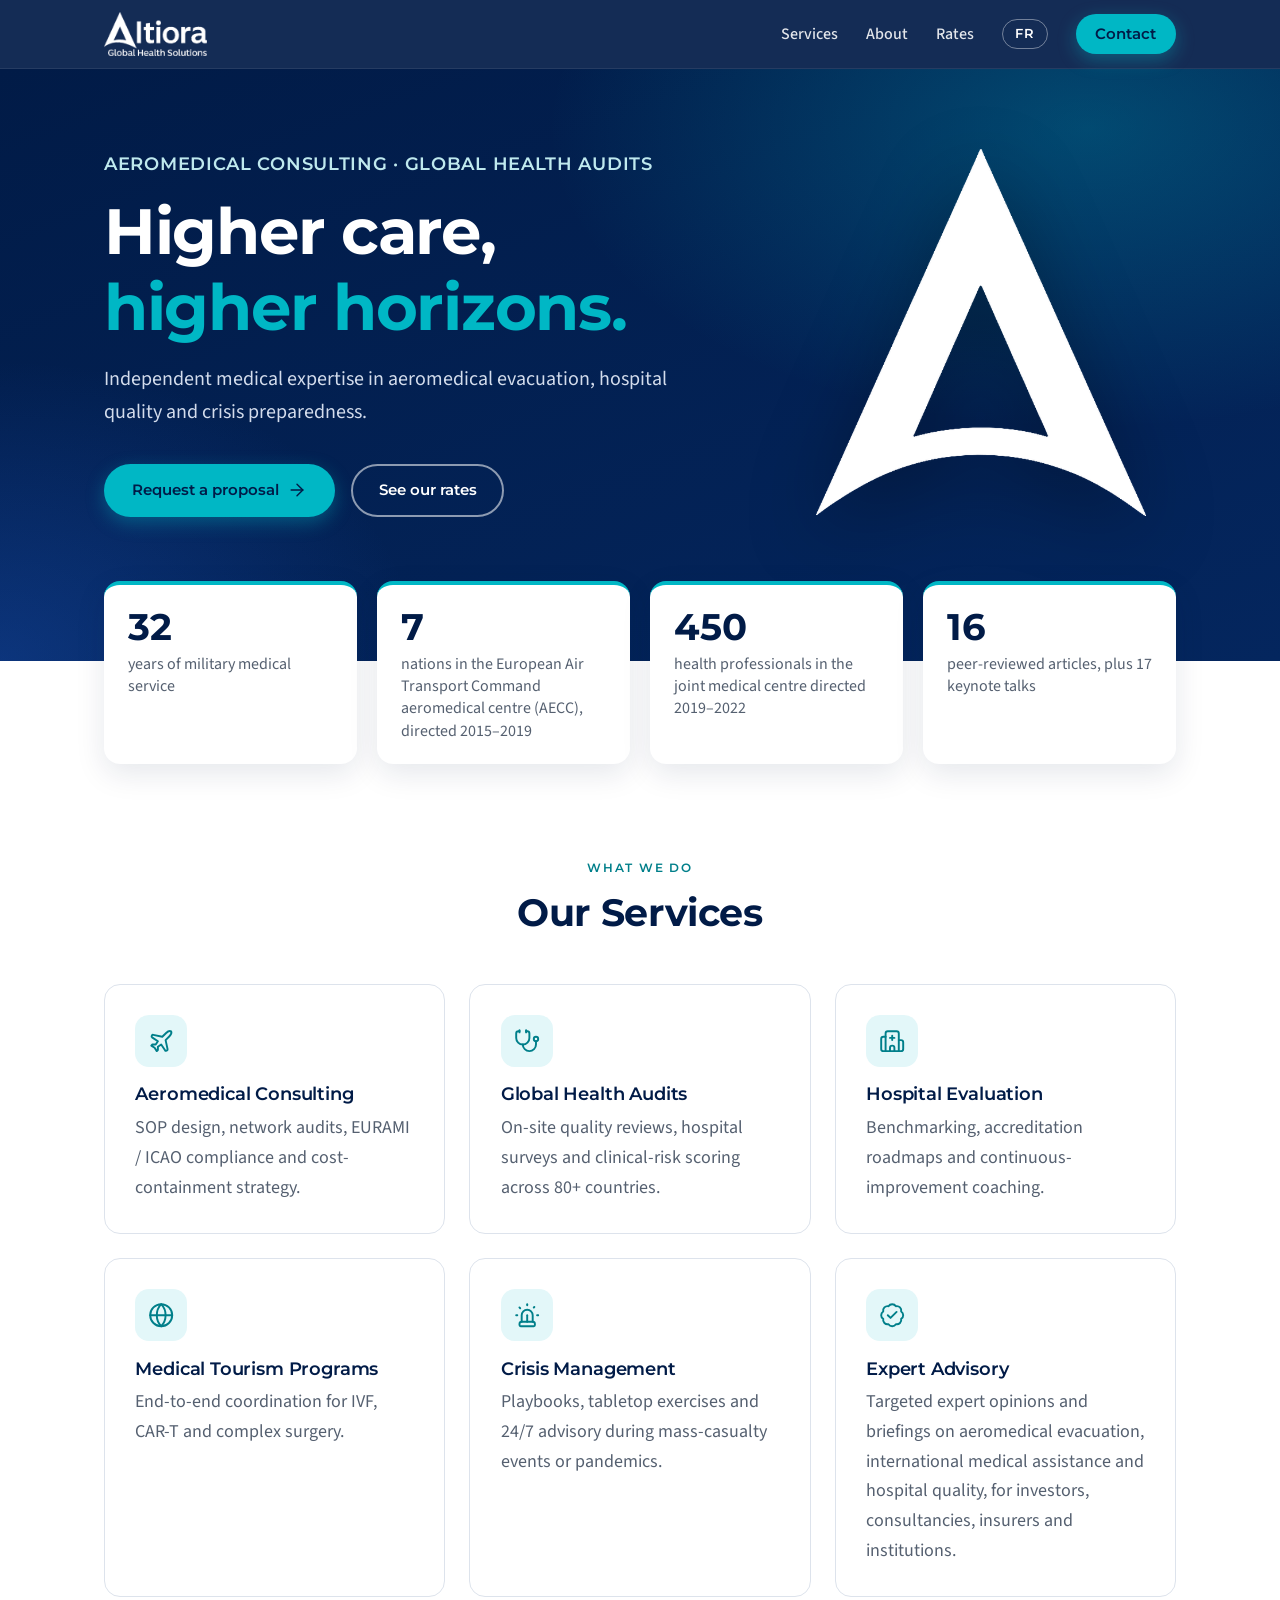
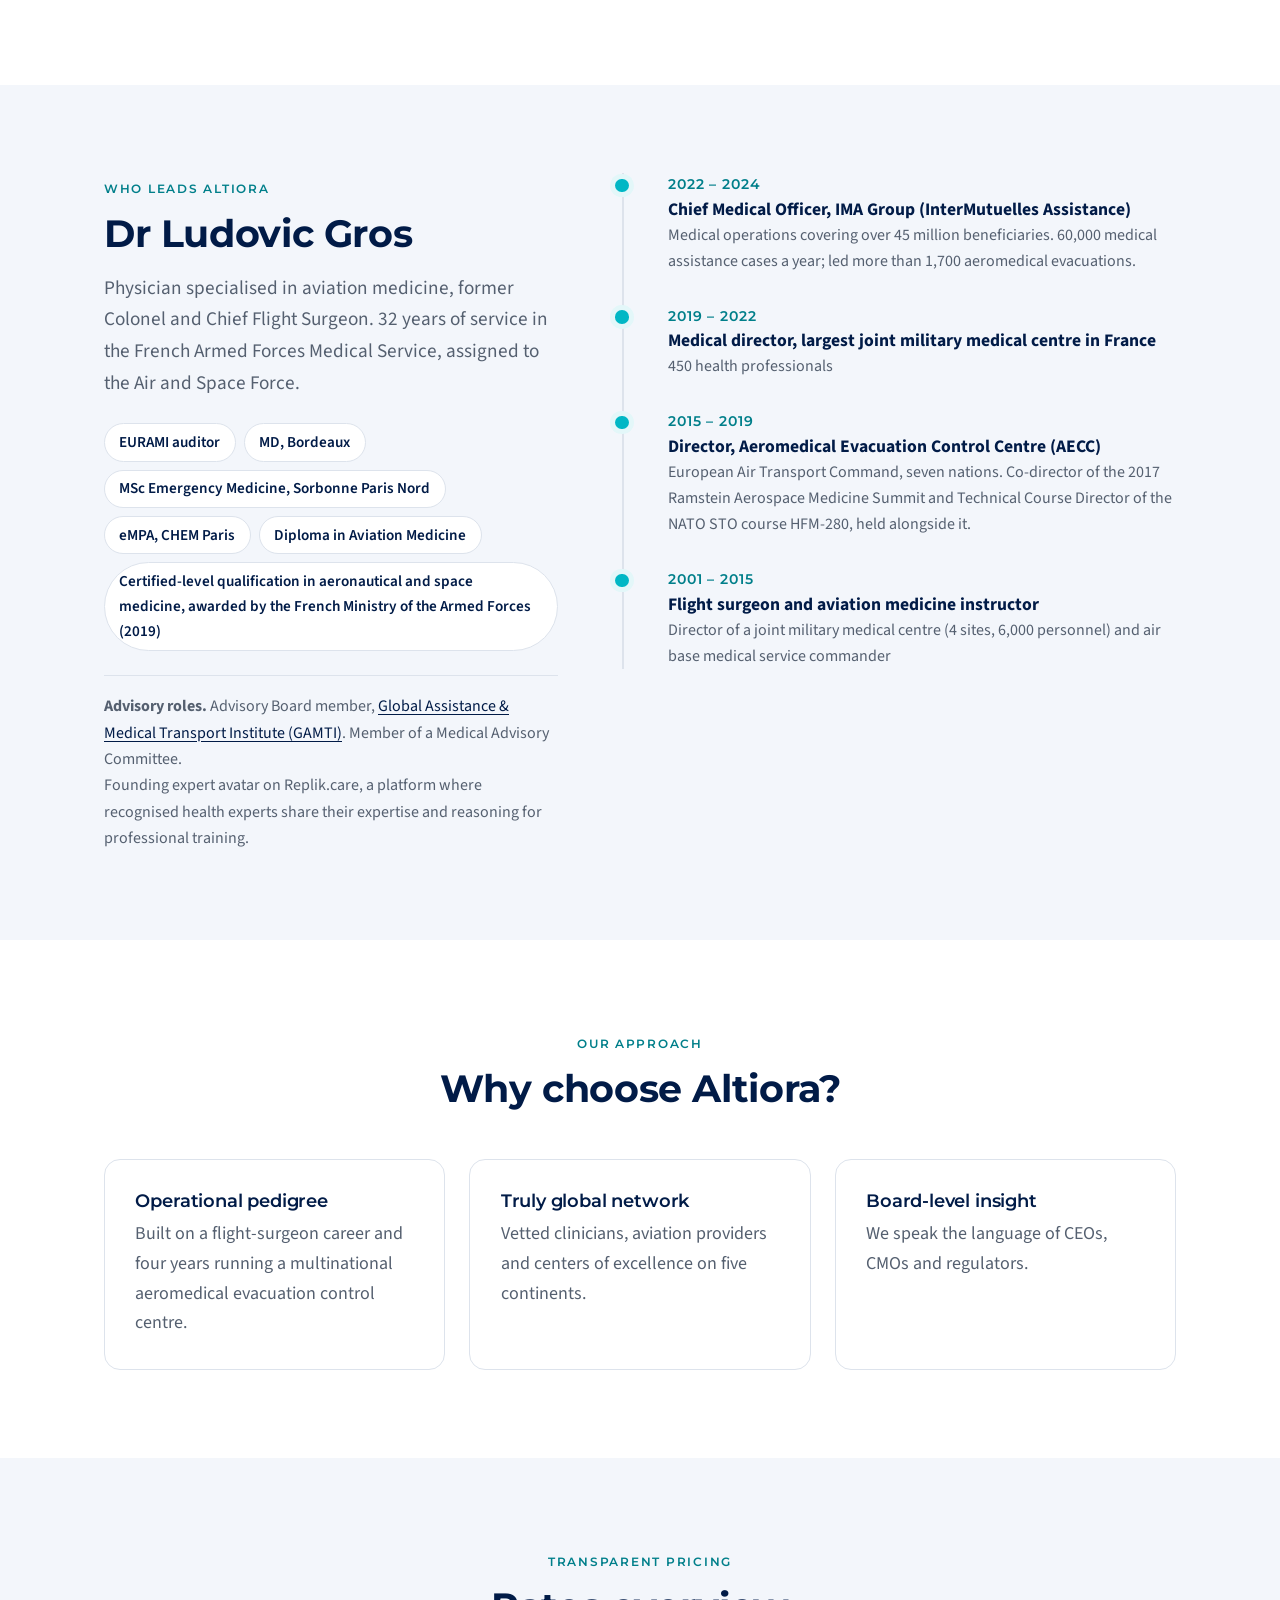
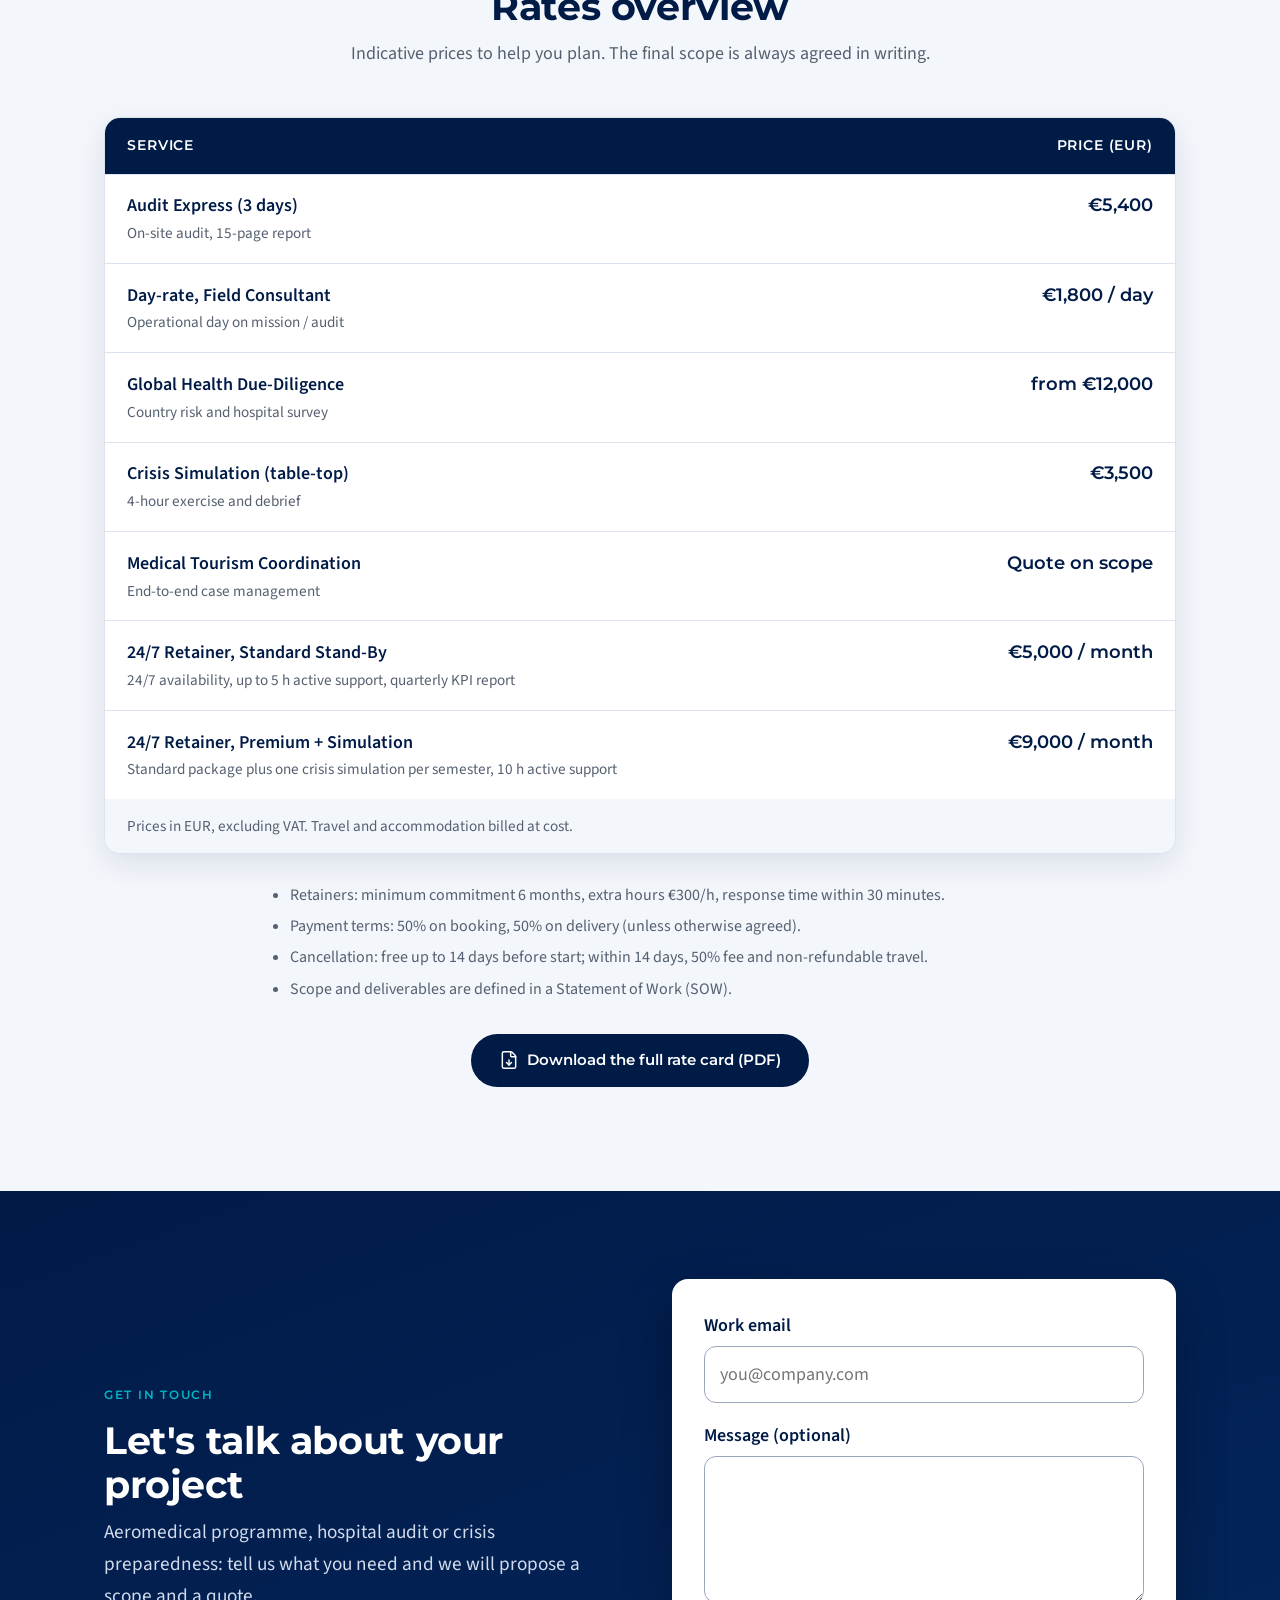
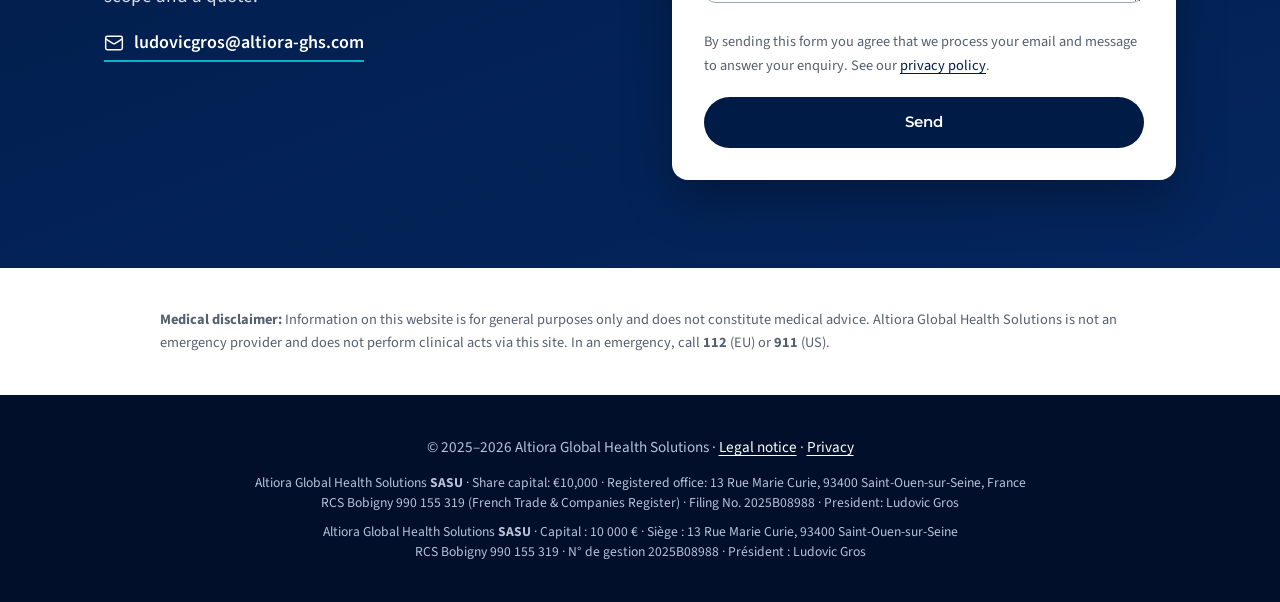
<file: index.html>
<!DOCTYPE html>
<html lang="en">
<head>
<meta charset="utf-8">
<meta name="viewport" content="width=device-width, initial-scale=1">
<title>Altiora Global Health Solutions | Aeromedical Consulting & Global Health Audits</title>
<meta name="description" content="Aeromedical consulting, global health audits, hospital evaluation, medical tourism coordination and crisis-management expertise. Higher care, higher horizons.">
<link rel="canonical" href="https://www.altiora-ghs.com/">
<link rel="alternate" hreflang="en" href="https://www.altiora-ghs.com/">
<link rel="alternate" hreflang="fr" href="https://www.altiora-ghs.com/fr/">
<link rel="alternate" hreflang="x-default" href="https://www.altiora-ghs.com/">
<meta name="theme-color" content="#011B47">

<!-- Open Graph / Twitter -->
<meta property="og:title" content="Altiora Global Health Solutions">
<meta property="og:description" content="Aeromedical consulting and global health audits.">
<meta property="og:url" content="https://www.altiora-ghs.com/">
<meta property="og:type" content="website">
<meta property="og:image" content="https://www.altiora-ghs.com/og-cover.png">
<meta property="og:image:width" content="1200">
<meta property="og:image:height" content="630">
<meta property="og:image:alt" content="Altiora Global Health Solutions logo">
<meta property="og:site_name" content="Altiora Global Health Solutions">
<meta property="og:locale" content="en_US">
<meta name="twitter:card" content="summary_large_image">
<meta name="twitter:image" content="https://www.altiora-ghs.com/og-cover.png">

<link rel="icon" href="/favicon.png" type="image/png">
<link rel="apple-touch-icon" href="/apple-touch-icon.png">
<link rel="manifest" href="/site.webmanifest">
<link rel="sitemap" type="application/xml" href="/sitemap.xml">
<link rel="preload" href="/assets/fonts/montserrat-latin-700-normal.woff2" as="font" type="font/woff2" crossorigin>
<link rel="preload" href="/assets/fonts/source-sans-3-latin-wght-normal.woff2" as="font" type="font/woff2" crossorigin>
<link rel="stylesheet" href="/assets/style.css">

<script type="application/ld+json">
{
  "@context": "https://schema.org",
  "@type": "ProfessionalService",
  "name": "Altiora Global Health Solutions",
  "url": "https://www.altiora-ghs.com/",
  "logo": "https://www.altiora-ghs.com/og-cover.png",
  "description": "Aeromedical consulting, global health audits, hospital evaluation, medical tourism coordination and crisis management.",
  "slogan": "Higher care, higher horizons.",
  "founder": {"@type": "Person", "name": "Ludovic Gros"},
  "address": {
    "@type": "PostalAddress",
    "streetAddress": "13 Rue Marie Curie",
    "postalCode": "93400",
    "addressLocality": "Saint-Ouen-sur-Seine",
    "addressCountry": "FR"
  },
  "areaServed": "Worldwide"
}
</script>
</head>
<body>
<a class="skip" href="#main">Skip to content</a>

<!-- EN-TÊTE -->
<div class="topbar">
  <div class="container">
    <a class="brand" href="/" aria-label="Altiora Global Health Solutions, home"><img src="/assets/logo-white.png" alt="Altiora Global Health Solutions" width="112" height="48"></a>
    <nav class="nav" aria-label="Main">
      <a href="#services">Services</a>
      <a href="#about">About</a>
      <a href="#pricing">Rates</a>
      <a class="lang" href="/fr/" hreflang="fr" lang="fr" aria-label="Version française">FR</a>
      <a class="btn primary" href="#contact">Contact</a>
    </nav>
  </div>
</div>

<!-- HERO -->
<header class="hero">
  <div class="container">
    <div>
      <p class="sub">AEROMEDICAL CONSULTING · GLOBAL HEALTH AUDITS</p>
      <h1>Higher care,<br><span>higher horizons.</span></h1>
      <p class="lead">Independent medical expertise in aeromedical evacuation, hospital quality and crisis preparedness.</p>
      <div class="cta">
        <a class="btn primary" href="#contact"><span>Request a proposal</span><svg class="icon" aria-hidden="true" focusable="false" viewBox="0 0 24 24" fill="none" stroke="currentColor" stroke-width="1.75" stroke-linecap="round" stroke-linejoin="round">
  <path d="M5 12h14" />
  <path d="m12 5 7 7-7 7" />
</svg></a>
        <a class="btn ghost" href="#pricing">See our rates</a>
      </div>
    </div>
    <div class="emblem" aria-hidden="true"><img src="/assets/emblem-white.png" alt="" width="330" height="367"></div>
  </div>
</header>

<main id="main">

<!-- CHIFFRES CLÉS -->
<section class="facts" aria-label="Key figures">
  <div class="container">
    <ul>
      <li><strong>32</strong><span>years of military medical service</span></li>
      <li><strong>7</strong><span>nations in the European Air Transport Command aeromedical centre (AECC), directed 2015–2019</span></li>
      <li><strong>450</strong><span>health professionals in the joint medical centre directed 2019–2022</span></li>
      <li><strong>16</strong><span>peer-reviewed articles, plus 17 keynote talks</span></li>
    </ul>
  </div>
</section>

<!-- SERVICES -->
<section class="section" id="services">
  <div class="container">
    <div class="section-head">
      <span class="eyebrow">What we do</span>
      <h2>Our Services</h2>
    </div>
    <div class="cards">
      <div class="card">
        <span class="icon-chip"><svg class="icon" aria-hidden="true" focusable="false" viewBox="0 0 24 24" fill="none" stroke="currentColor" stroke-width="1.75" stroke-linecap="round" stroke-linejoin="round">
  <path d="M17.8 19.2 16 11l3.5-3.5C21 6 21.5 4 21 3c-1-.5-3 0-4.5 1.5L13 8 4.8 6.2c-.5-.1-.9.1-1.1.5l-.3.5c-.2.5-.1 1 .3 1.3L9 12l-2 3H4l-1 1 3 2 2 3 1-1v-3l3-2 3.5 5.3c.3.4.8.5 1.3.3l.5-.2c.4-.3.6-.7.5-1.2z" />
</svg></span>
        <h3>Aeromedical Consulting</h3>
        <p>SOP design, network audits, EURAMI / ICAO compliance and cost-containment strategy.</p>
      </div>
      <div class="card">
        <span class="icon-chip"><svg class="icon" aria-hidden="true" focusable="false" viewBox="0 0 24 24" fill="none" stroke="currentColor" stroke-width="1.75" stroke-linecap="round" stroke-linejoin="round">
  <path d="M11 2v2" />
  <path d="M5 2v2" />
  <path d="M5 3H4a2 2 0 0 0-2 2v4a6 6 0 0 0 12 0V5a2 2 0 0 0-2-2h-1" />
  <path d="M8 15a6 6 0 0 0 12 0v-3" />
  <circle cx="20" cy="10" r="2" />
</svg></span>
        <h3>Global Health Audits</h3>
        <p>On-site quality reviews, hospital surveys and clinical-risk scoring across 80+ countries.</p>
      </div>
      <div class="card">
        <span class="icon-chip"><svg class="icon" aria-hidden="true" focusable="false" viewBox="0 0 24 24" fill="none" stroke="currentColor" stroke-width="1.75" stroke-linecap="round" stroke-linejoin="round">
  <path d="M12 7v4" />
  <path d="M14 21v-3a2 2 0 0 0-4 0v3" />
  <path d="M14 9h-4" />
  <path d="M18 11h2a2 2 0 0 1 2 2v6a2 2 0 0 1-2 2H4a2 2 0 0 1-2-2v-9a2 2 0 0 1 2-2h2" />
  <path d="M18 21V5a2 2 0 0 0-2-2H8a2 2 0 0 0-2 2v16" />
</svg></span>
        <h3>Hospital Evaluation</h3>
        <p>Benchmarking, accreditation roadmaps and continuous-improvement coaching.</p>
      </div>
      <div class="card">
        <span class="icon-chip"><svg class="icon" aria-hidden="true" focusable="false" viewBox="0 0 24 24" fill="none" stroke="currentColor" stroke-width="1.75" stroke-linecap="round" stroke-linejoin="round">
  <circle cx="12" cy="12" r="10" />
  <path d="M12 2a14.5 14.5 0 0 0 0 20 14.5 14.5 0 0 0 0-20" />
  <path d="M2 12h20" />
</svg></span>
        <h3>Medical Tourism Programs</h3>
        <p>End-to-end coordination for IVF, CAR-T and complex surgery.</p>
      </div>
      <div class="card">
        <span class="icon-chip"><svg class="icon" aria-hidden="true" focusable="false" viewBox="0 0 24 24" fill="none" stroke="currentColor" stroke-width="1.75" stroke-linecap="round" stroke-linejoin="round">
  <path d="M7 18v-6a5 5 0 1 1 10 0v6" />
  <path d="M5 21a1 1 0 0 0 1 1h12a1 1 0 0 0 1-1v-1a2 2 0 0 0-2-2H7a2 2 0 0 0-2 2z" />
  <path d="M21 12h1" />
  <path d="M18.5 4.5 18 5" />
  <path d="M2 12h1" />
  <path d="M12 2v1" />
  <path d="m4.929 4.929.707.707" />
  <path d="M12 12v6" />
</svg></span>
        <h3>Crisis Management</h3>
        <p>Playbooks, tabletop exercises and 24/7 advisory during mass-casualty events or pandemics.</p>
      </div>
      <div class="card">
        <span class="icon-chip"><svg class="icon" aria-hidden="true" focusable="false" viewBox="0 0 24 24" fill="none" stroke="currentColor" stroke-width="1.75" stroke-linecap="round" stroke-linejoin="round">
  <path d="M3.85 8.62a4 4 0 0 1 4.78-4.77 4 4 0 0 1 6.74 0 4 4 0 0 1 4.78 4.78 4 4 0 0 1 0 6.74 4 4 0 0 1-4.77 4.78 4 4 0 0 1-6.75 0 4 4 0 0 1-4.78-4.77 4 4 0 0 1 0-6.76Z" />
  <path d="m16 9-5.5 5.5L8 12" />
</svg></span>
        <h3>Expert Advisory</h3>
        <p>Targeted expert opinions and briefings on aeromedical evacuation, international medical assistance and hospital quality, for investors, consultancies, insurers and institutions.</p>
      </div>
    </div>
  </div>
</section>

<!-- ABOUT -->
<section class="section soft" id="about">
  <div class="container about">
    <div>
      <span class="eyebrow">Who leads Altiora</span>
      <h2>Dr Ludovic Gros</h2>
      <p class="lead">Physician specialised in aviation medicine, former Colonel and Chief Flight Surgeon. 32 years of service in the French Armed Forces Medical Service, assigned to the Air and Space Force.</p>
      <ul class="chips" aria-label="Qualifications">
        <li>EURAMI auditor</li>
        <li>MD, Bordeaux</li>
        <li>MSc Emergency Medicine, Sorbonne Paris Nord</li>
        <li>eMPA, CHEM Paris</li>
        <li>Diploma in Aviation Medicine</li>
        <li>Certified-level qualification in aeronautical and space medicine, awarded by the French Ministry of the Armed Forces (2019)</li>
      </ul>
      <p class="note"><strong>Advisory roles.</strong> Advisory Board member, <a href="https://gamti.org/about/" rel="noopener">Global Assistance &amp; Medical Transport Institute (GAMTI)</a>. Member of a Medical Advisory Committee.<br>Founding expert avatar on Replik.care, a platform where recognised health experts share their expertise and reasoning for professional training.</p>
    </div>
    <ol class="timeline">
      <li><time>2022 – 2024</time><strong>Chief Medical Officer, IMA Group (InterMutuelles Assistance)</strong><span>Medical operations covering over 45 million beneficiaries. 60,000 medical assistance cases a year; led more than 1,700 aeromedical evacuations.</span></li>
      <li><time>2019 – 2022</time><strong>Medical director, largest joint military medical centre in France</strong><span>450 health professionals</span></li>
      <li><time>2015 – 2019</time><strong>Director, Aeromedical Evacuation Control Centre (AECC)</strong><span>European Air Transport Command, seven nations. Co-director of the 2017 Ramstein Aerospace Medicine Summit and Technical Course Director of the NATO STO course HFM-280, held alongside it.</span></li>
      <li><time>2001 – 2015</time><strong>Flight surgeon and aviation medicine instructor</strong><span>Director of a joint military medical centre (4 sites, 6,000 personnel) and air base medical service commander</span></li>
    </ol>
  </div>
</section>

<!-- VALUE PROP -->
<section class="section">
  <div class="container">
    <div class="section-head">
      <span class="eyebrow">Our approach</span>
      <h2>Why choose Altiora?</h2>
    </div>
    <div class="cards three">
      <div class="card">
        <h3>Operational pedigree</h3>
        <p>Built on a flight-surgeon career and four years running a multinational aeromedical evacuation control centre.</p>
      </div>
      <div class="card">
        <h3>Truly global network</h3>
        <p>Vetted clinicians, aviation providers and centers of excellence on five continents.</p>
      </div>
      <div class="card">
        <h3>Board-level insight</h3>
        <p>We speak the language of CEOs, CMOs and regulators.</p>
      </div>
    </div>
  </div>
</section>

<!-- PRICING -->
<section class="section soft" id="pricing">
  <div class="container">
    <div class="section-head">
      <span class="eyebrow">Transparent pricing</span>
      <h2>Rates overview</h2>
      <p>Indicative prices to help you plan. The final scope is always agreed in writing.</p>
    </div>
    <div class="table-card">
      <div class="table-wrap">
        <table>
          <thead>
            <tr><th scope="col">Service</th><th scope="col" class="price">Price (EUR)</th></tr>
          </thead>
          <tbody>
            <tr><td><strong>Audit Express (3 days)</strong><small>On-site audit, 15-page report</small></td><td class="price">€5,400</td></tr>
            <tr><td><strong>Day-rate, Field Consultant</strong><small>Operational day on mission / audit</small></td><td class="price">€1,800 / day</td></tr>
            <tr><td><strong>Global Health Due-Diligence</strong><small>Country risk and hospital survey</small></td><td class="price">from €12,000</td></tr>
            <tr><td><strong>Crisis Simulation (table-top)</strong><small>4-hour exercise and debrief</small></td><td class="price">€3,500</td></tr>
            <tr><td><strong>Medical Tourism Coordination</strong><small>End-to-end case management</small></td><td class="price">Quote on scope</td></tr>
            <tr><td><strong>24/7 Retainer, Standard Stand-By</strong><small>24/7 availability, up to 5 h active support, quarterly KPI report</small></td><td class="price">€5,000 / month</td></tr>
            <tr><td><strong>24/7 Retainer, Premium + Simulation</strong><small>Standard package plus one crisis simulation per semester, 10 h active support</small></td><td class="price">€9,000 / month</td></tr>
          </tbody>
        </table>
      </div>
      <p class="table-note">Prices in EUR, excluding VAT. Travel and accommodation billed at cost.</p>
    </div>
    <ul class="notes">
      <li>Retainers: minimum commitment 6 months, extra hours €300/h, response time within 30 minutes.</li>
      <li>Payment terms: 50% on booking, 50% on delivery (unless otherwise agreed).</li>
      <li>Cancellation: free up to 14 days before start; within 14 days, 50% fee and non-refundable travel.</li>
      <li>Scope and deliverables are defined in a Statement of Work (SOW).</li>
    </ul>
    <p class="center">
      <a class="btn dark" href="/Altiora_Rate_Card.pdf" download><svg class="icon" aria-hidden="true" focusable="false" viewBox="0 0 24 24" fill="none" stroke="currentColor" stroke-width="1.75" stroke-linecap="round" stroke-linejoin="round">
  <path d="M6 22a2 2 0 0 1-2-2V4a2 2 0 0 1 2-2h8a2.4 2.4 0 0 1 1.704.706l3.588 3.588A2.4 2.4 0 0 1 20 8v12a2 2 0 0 1-2 2z" />
  <path d="M14 2v5a1 1 0 0 0 1 1h5" />
  <path d="M12 18v-6" />
  <path d="m9 15 3 3 3-3" />
</svg><span>Download the full rate card (PDF)</span></a>
    </p>
  </div>
</section>

<!-- CONTACT -->
<section class="section contact" id="contact">
  <div class="container contact-grid">
    <div>
      <span class="eyebrow" style="color:var(--accent)">Get in touch</span>
      <h2>Let's talk about your project</h2>
      <p class="lead">Aeromedical programme, hospital audit or crisis preparedness: tell us what you need and we will propose a scope and a quote.</p>
      <p><a class="mail" href="mailto:ludovicgros@altiora-ghs.com"><svg class="icon" aria-hidden="true" focusable="false" viewBox="0 0 24 24" fill="none" stroke="currentColor" stroke-width="1.75" stroke-linecap="round" stroke-linejoin="round">
  <path d="m22 7-8.991 5.727a2 2 0 0 1-2.009 0L2 7" />
  <rect x="2" y="4" width="20" height="16" rx="2" />
</svg><span>ludovicgros@altiora-ghs.com</span></a></p>
    </div>
    <form class="form" action="https://formspree.io/f/xovlkoda" method="POST">
      <!-- Anti-bot honeypot -->
      <div class="hp" aria-hidden="true"><label for="gotcha">Leave this field empty</label><input type="text" id="gotcha" name="_gotcha" tabindex="-1" autocomplete="off"></div>
      <input type="hidden" name="_next" value="https://www.altiora-ghs.com/thank-you.html">
      <input type="hidden" name="_subject" value="New enquiry from altiora-ghs.com">
      <input type="hidden" name="source" value="pricing-page">

      <div class="field">
        <label for="email">Work email</label>
        <input id="email" type="email" name="email" placeholder="you@company.com" autocomplete="email" required>
      </div>
      <div class="field">
        <label for="message">Message (optional)</label>
        <textarea id="message" name="message" rows="4"></textarea>
      </div>
      <p class="consent">By sending this form you agree that we process your email and message to answer your enquiry. See our <a href="/privacy-policy.html">privacy policy</a>.</p>
      <button class="btn dark block" type="submit">Send</button>
    </form>
  </div>
</section>

<section class="section" style="padding:2.5rem 0">
  <div class="container">
    <p class="disclaimer"><strong>Medical disclaimer:</strong> Information on this website is for general purposes only and does not constitute medical advice. Altiora Global Health Solutions is not an emergency provider and does not perform clinical acts via this site. In an emergency, call <strong>112</strong> (EU) or <strong>911</strong> (US).</p>
  </div>
</section>

</main>

<!-- FOOTER -->
<footer class="footer">
  <div class="container">
    <p>
      © 2025–2026 Altiora Global Health Solutions ·
      <a href="/legal-notice.html">Legal notice</a> ·
      <a href="/privacy-policy.html">Privacy</a>
    </p>
    <small>Altiora Global Health Solutions <strong>SASU</strong> · Share capital: €10,000 · Registered office: 13 Rue Marie Curie, 93400 Saint-Ouen-sur-Seine, France<br>
    RCS Bobigny 990&nbsp;155&nbsp;319 (French Trade &amp; Companies Register) · Filing No. 2025B08988 · President: Ludovic Gros</small>
    <small lang="fr" style="margin-top:.5rem">Altiora Global Health Solutions <strong>SASU</strong> · Capital&nbsp;: 10&nbsp;000&nbsp;€ · Siège&nbsp;: 13 Rue Marie Curie, 93400 Saint-Ouen-sur-Seine<br>
    RCS Bobigny 990&nbsp;155&nbsp;319 · N° de gestion 2025B08988 · Président&nbsp;: Ludovic Gros</small>
  </div>
</footer>

</body>
</html>
</file>
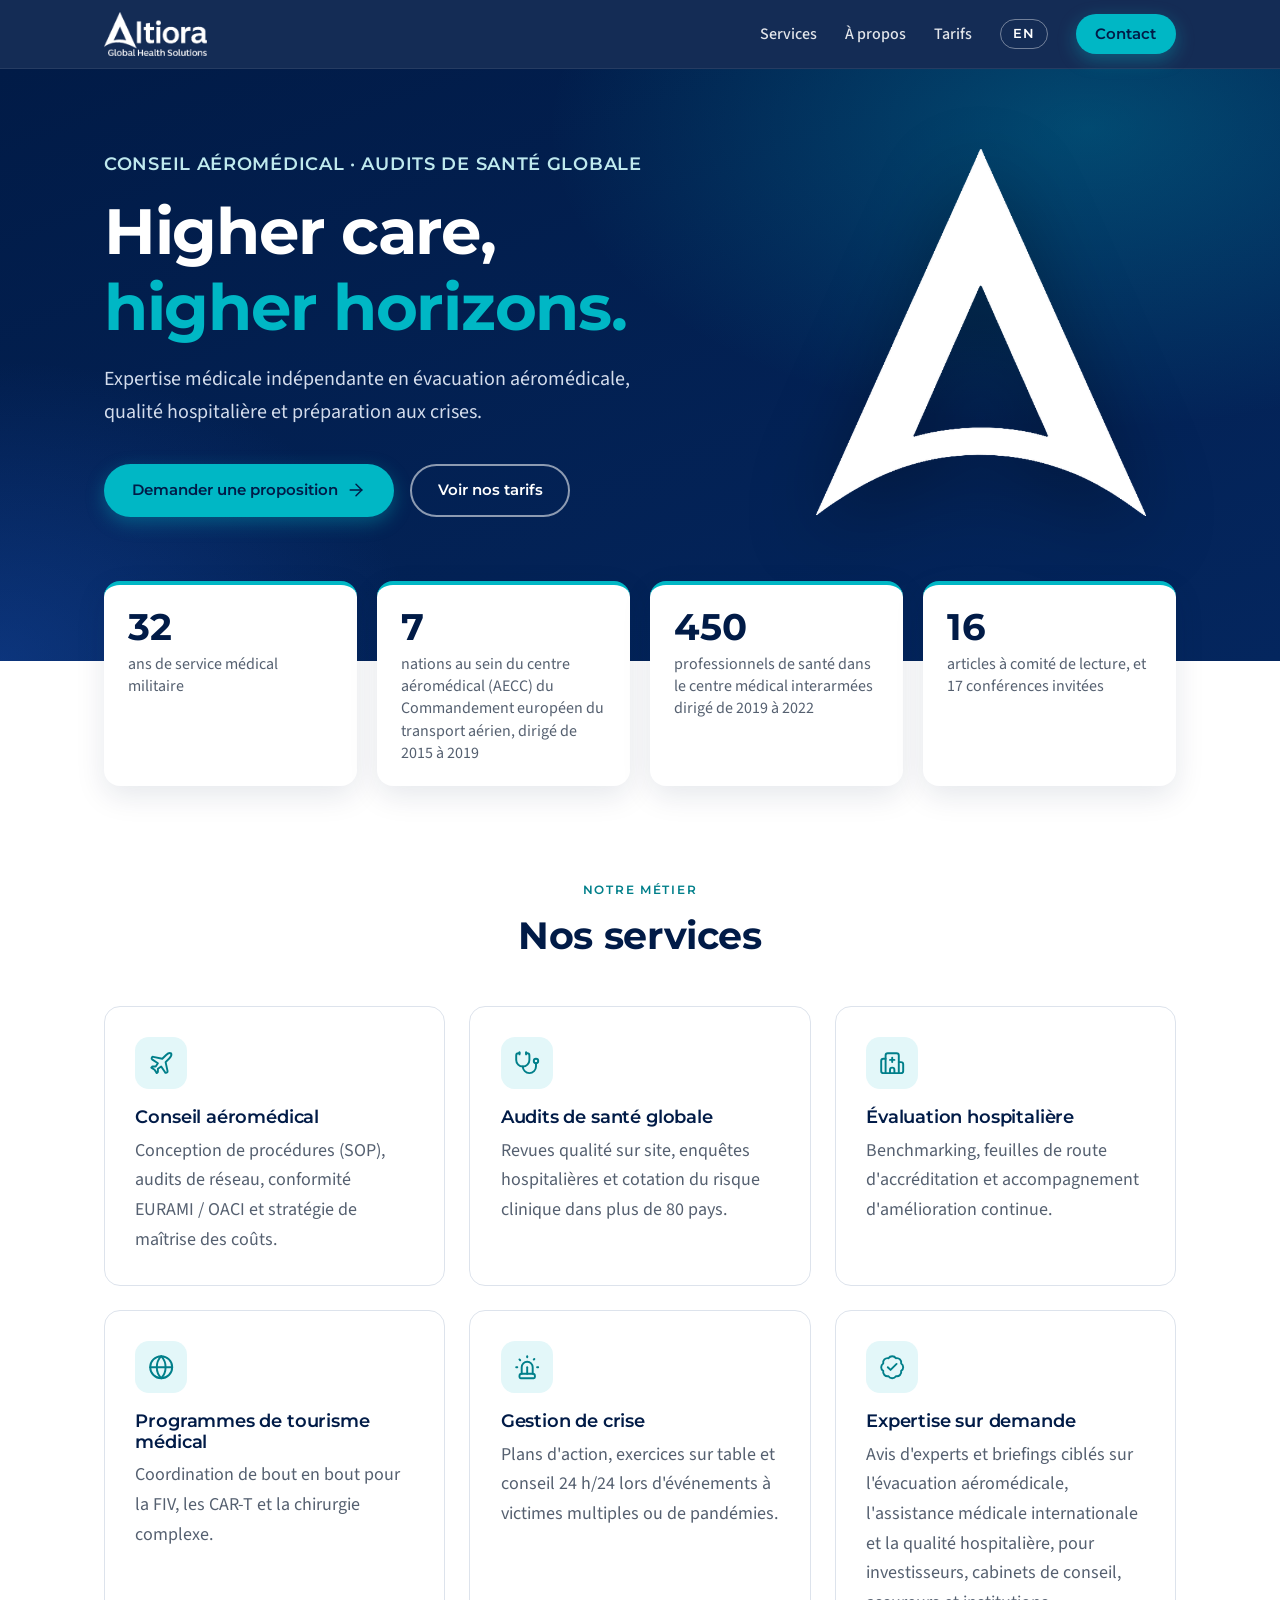
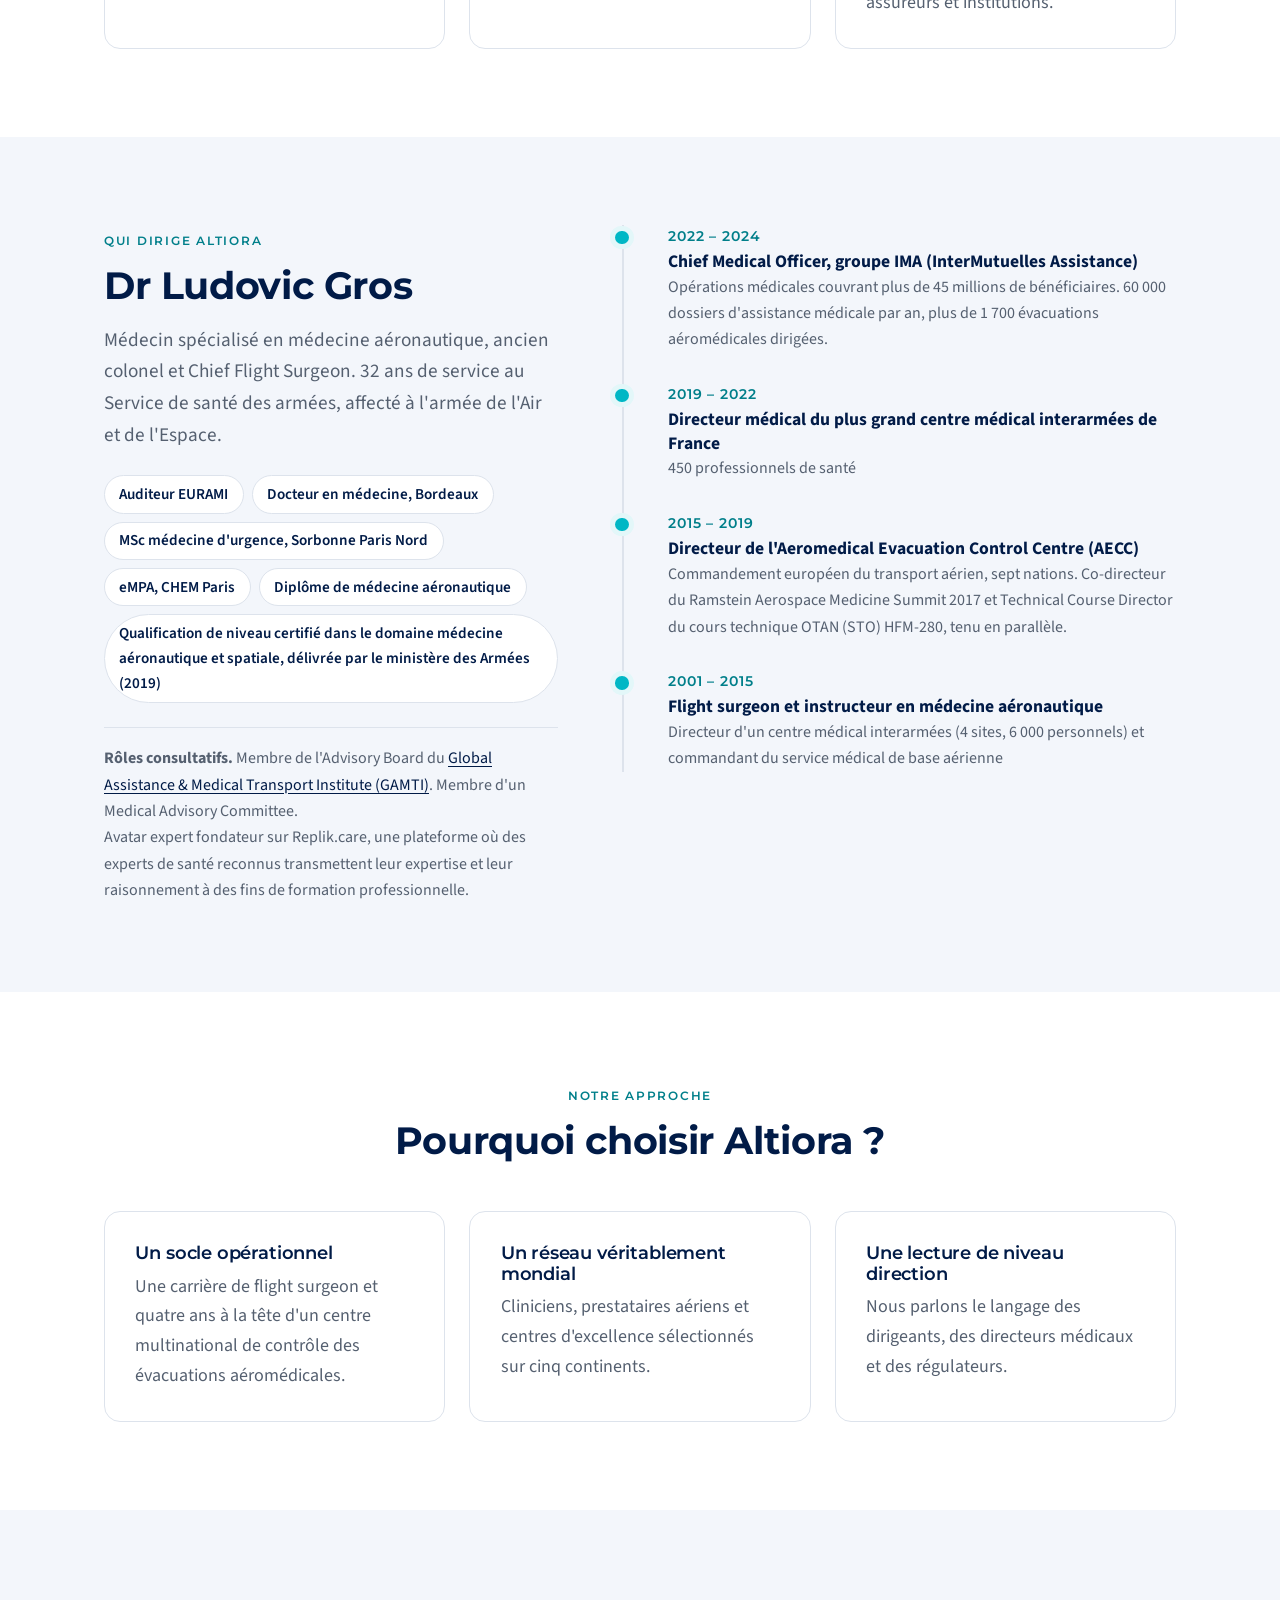
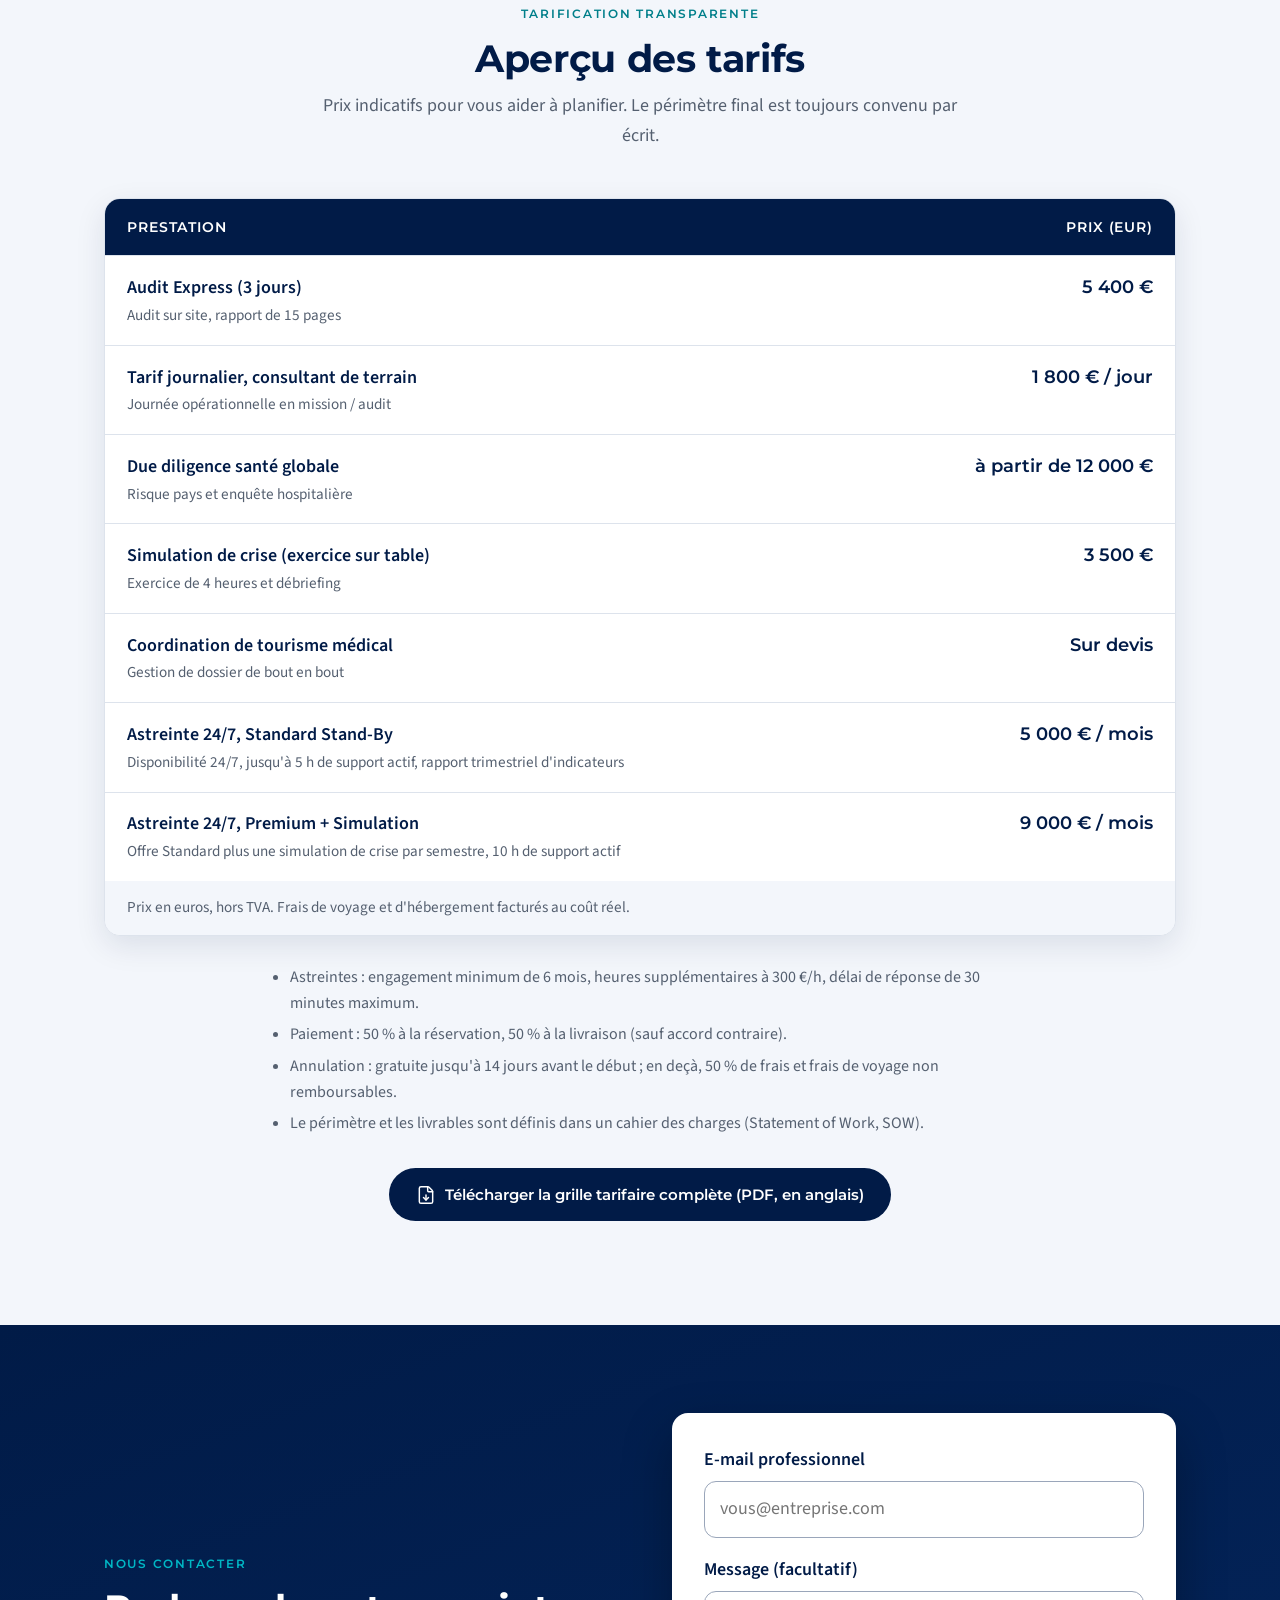
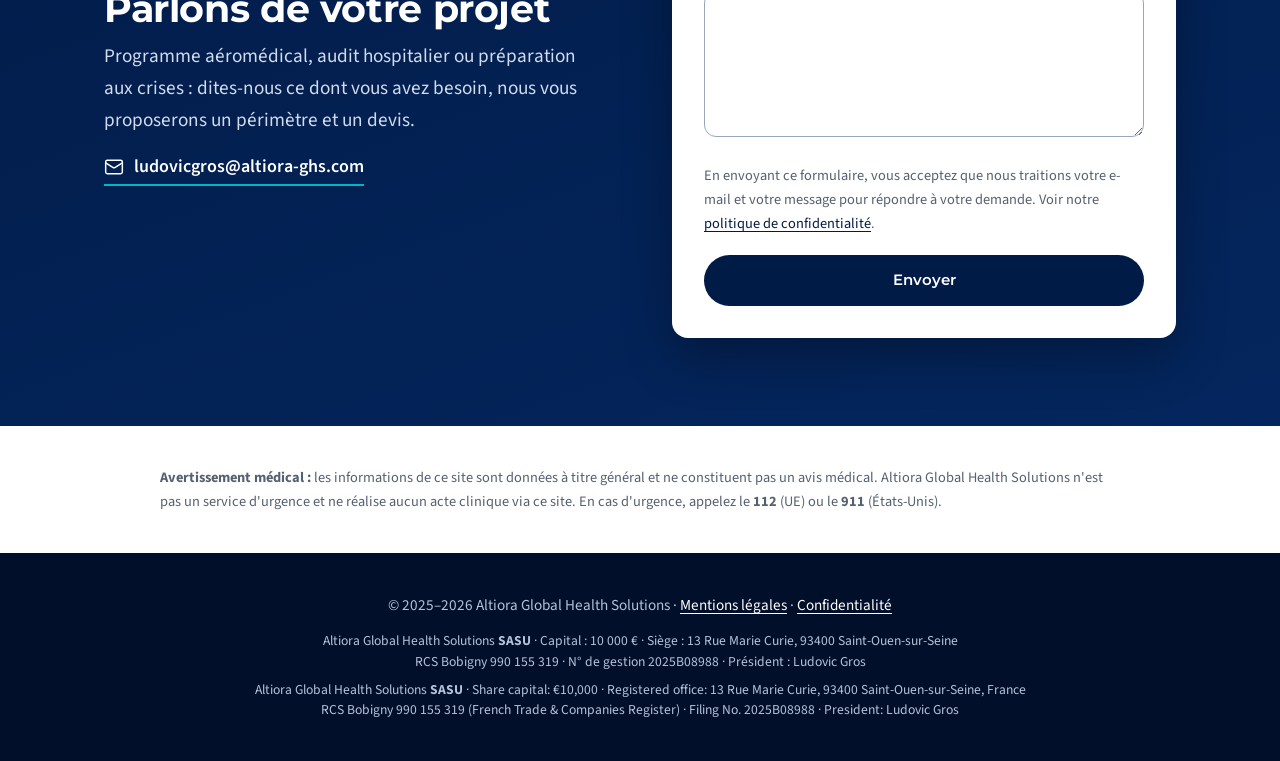
<file: fr/index.html>
<!DOCTYPE html>
<html lang="fr">
<head>
<meta charset="utf-8">
<meta name="viewport" content="width=device-width, initial-scale=1">
<title>Altiora Global Health Solutions | Conseil aéromédical et audits de santé globale</title>
<meta name="description" content="Conseil aéromédical, audits de santé globale, évaluation hospitalière, coordination de tourisme médical et gestion de crise. Higher care, higher horizons.">
<link rel="canonical" href="https://www.altiora-ghs.com/fr/">
<link rel="alternate" hreflang="en" href="https://www.altiora-ghs.com/">
<link rel="alternate" hreflang="fr" href="https://www.altiora-ghs.com/fr/">
<link rel="alternate" hreflang="x-default" href="https://www.altiora-ghs.com/">
<meta name="theme-color" content="#011B47">

<!-- Open Graph / Twitter -->
<meta property="og:title" content="Altiora Global Health Solutions">
<meta property="og:description" content="Conseil aéromédical et audits de santé globale.">
<meta property="og:url" content="https://www.altiora-ghs.com/fr/">
<meta property="og:type" content="website">
<meta property="og:image" content="https://www.altiora-ghs.com/og-cover.png">
<meta property="og:image:width" content="1200">
<meta property="og:image:height" content="630">
<meta property="og:image:alt" content="Logo Altiora Global Health Solutions">
<meta property="og:site_name" content="Altiora Global Health Solutions">
<meta property="og:locale" content="fr_FR">
<meta name="twitter:card" content="summary_large_image">
<meta name="twitter:image" content="https://www.altiora-ghs.com/og-cover.png">

<link rel="icon" href="/favicon.png" type="image/png">
<link rel="apple-touch-icon" href="/apple-touch-icon.png">
<link rel="manifest" href="/site.webmanifest">
<link rel="preload" href="/assets/fonts/montserrat-latin-700-normal.woff2" as="font" type="font/woff2" crossorigin>
<link rel="preload" href="/assets/fonts/source-sans-3-latin-wght-normal.woff2" as="font" type="font/woff2" crossorigin>
<link rel="stylesheet" href="/assets/style.css">

<script type="application/ld+json">
{
  "@context": "https://schema.org",
  "@type": "ProfessionalService",
  "name": "Altiora Global Health Solutions",
  "url": "https://www.altiora-ghs.com/fr/",
  "inLanguage": "fr",
  "logo": "https://www.altiora-ghs.com/og-cover.png",
  "description": "Conseil aéromédical, audits de santé globale, évaluation hospitalière, coordination de tourisme médical et gestion de crise.",
  "slogan": "Higher care, higher horizons.",
  "founder": {"@type": "Person", "name": "Ludovic Gros"},
  "address": {
    "@type": "PostalAddress",
    "streetAddress": "13 Rue Marie Curie",
    "postalCode": "93400",
    "addressLocality": "Saint-Ouen-sur-Seine",
    "addressCountry": "FR"
  },
  "areaServed": "Worldwide"
}
</script>
</head>
<body>
<a class="skip" href="#main">Aller au contenu</a>

<!-- EN-TÊTE -->
<div class="topbar">
  <div class="container">
    <a class="brand" href="/fr/" aria-label="Altiora Global Health Solutions, accueil"><img src="/assets/logo-white.png" alt="Altiora Global Health Solutions" width="112" height="48"></a>
    <nav class="nav" aria-label="Navigation principale">
      <a href="#services">Services</a>
      <a href="#about">À propos</a>
      <a href="#pricing">Tarifs</a>
      <a class="lang" href="/" hreflang="en" lang="en" aria-label="English version">EN</a>
      <a class="btn primary" href="#contact">Contact</a>
    </nav>
  </div>
</div>

<!-- HERO -->
<header class="hero">
  <div class="container">
    <div>
      <p class="sub">CONSEIL AÉROMÉDICAL · AUDITS DE SANTÉ GLOBALE</p>
      <h1>Higher care,<br><span>higher horizons.</span></h1>
      <p class="lead">Expertise médicale indépendante en évacuation aéromédicale, qualité hospitalière et préparation aux crises.</p>
      <div class="cta">
        <a class="btn primary" href="#contact"><span>Demander une proposition</span><svg class="icon" aria-hidden="true" focusable="false" viewBox="0 0 24 24" fill="none" stroke="currentColor" stroke-width="1.75" stroke-linecap="round" stroke-linejoin="round">
  <path d="M5 12h14" />
  <path d="m12 5 7 7-7 7" />
</svg></a>
        <a class="btn ghost" href="#pricing">Voir nos tarifs</a>
      </div>
    </div>
    <div class="emblem" aria-hidden="true"><img src="/assets/emblem-white.png" alt="" width="330" height="367"></div>
  </div>
</header>

<main id="main">

<!-- CHIFFRES CLÉS -->
<section class="facts" aria-label="Chiffres clés">
  <div class="container">
    <ul>
      <li><strong>32</strong><span>ans de service médical militaire</span></li>
      <li><strong>7</strong><span>nations au sein du centre aéromédical (AECC) du Commandement européen du transport aérien, dirigé de 2015 à 2019</span></li>
      <li><strong>450</strong><span>professionnels de santé dans le centre médical interarmées dirigé de 2019 à 2022</span></li>
      <li><strong>16</strong><span>articles à comité de lecture, et 17 conférences invitées</span></li>
    </ul>
  </div>
</section>

<!-- SERVICES -->
<section class="section" id="services">
  <div class="container">
    <div class="section-head">
      <span class="eyebrow">Notre métier</span>
      <h2>Nos services</h2>
    </div>
    <div class="cards">
      <div class="card">
        <span class="icon-chip"><svg class="icon" aria-hidden="true" focusable="false" viewBox="0 0 24 24" fill="none" stroke="currentColor" stroke-width="1.75" stroke-linecap="round" stroke-linejoin="round">
  <path d="M17.8 19.2 16 11l3.5-3.5C21 6 21.5 4 21 3c-1-.5-3 0-4.5 1.5L13 8 4.8 6.2c-.5-.1-.9.1-1.1.5l-.3.5c-.2.5-.1 1 .3 1.3L9 12l-2 3H4l-1 1 3 2 2 3 1-1v-3l3-2 3.5 5.3c.3.4.8.5 1.3.3l.5-.2c.4-.3.6-.7.5-1.2z" />
</svg></span>
        <h3>Conseil aéromédical</h3>
        <p>Conception de procédures (SOP), audits de réseau, conformité EURAMI / OACI et stratégie de maîtrise des coûts.</p>
      </div>
      <div class="card">
        <span class="icon-chip"><svg class="icon" aria-hidden="true" focusable="false" viewBox="0 0 24 24" fill="none" stroke="currentColor" stroke-width="1.75" stroke-linecap="round" stroke-linejoin="round">
  <path d="M11 2v2" />
  <path d="M5 2v2" />
  <path d="M5 3H4a2 2 0 0 0-2 2v4a6 6 0 0 0 12 0V5a2 2 0 0 0-2-2h-1" />
  <path d="M8 15a6 6 0 0 0 12 0v-3" />
  <circle cx="20" cy="10" r="2" />
</svg></span>
        <h3>Audits de santé globale</h3>
        <p>Revues qualité sur site, enquêtes hospitalières et cotation du risque clinique dans plus de 80 pays.</p>
      </div>
      <div class="card">
        <span class="icon-chip"><svg class="icon" aria-hidden="true" focusable="false" viewBox="0 0 24 24" fill="none" stroke="currentColor" stroke-width="1.75" stroke-linecap="round" stroke-linejoin="round">
  <path d="M12 7v4" />
  <path d="M14 21v-3a2 2 0 0 0-4 0v3" />
  <path d="M14 9h-4" />
  <path d="M18 11h2a2 2 0 0 1 2 2v6a2 2 0 0 1-2 2H4a2 2 0 0 1-2-2v-9a2 2 0 0 1 2-2h2" />
  <path d="M18 21V5a2 2 0 0 0-2-2H8a2 2 0 0 0-2 2v16" />
</svg></span>
        <h3>Évaluation hospitalière</h3>
        <p>Benchmarking, feuilles de route d'accréditation et accompagnement d'amélioration continue.</p>
      </div>
      <div class="card">
        <span class="icon-chip"><svg class="icon" aria-hidden="true" focusable="false" viewBox="0 0 24 24" fill="none" stroke="currentColor" stroke-width="1.75" stroke-linecap="round" stroke-linejoin="round">
  <circle cx="12" cy="12" r="10" />
  <path d="M12 2a14.5 14.5 0 0 0 0 20 14.5 14.5 0 0 0 0-20" />
  <path d="M2 12h20" />
</svg></span>
        <h3>Programmes de tourisme médical</h3>
        <p>Coordination de bout en bout pour la FIV, les CAR-T et la chirurgie complexe.</p>
      </div>
      <div class="card">
        <span class="icon-chip"><svg class="icon" aria-hidden="true" focusable="false" viewBox="0 0 24 24" fill="none" stroke="currentColor" stroke-width="1.75" stroke-linecap="round" stroke-linejoin="round">
  <path d="M7 18v-6a5 5 0 1 1 10 0v6" />
  <path d="M5 21a1 1 0 0 0 1 1h12a1 1 0 0 0 1-1v-1a2 2 0 0 0-2-2H7a2 2 0 0 0-2 2z" />
  <path d="M21 12h1" />
  <path d="M18.5 4.5 18 5" />
  <path d="M2 12h1" />
  <path d="M12 2v1" />
  <path d="m4.929 4.929.707.707" />
  <path d="M12 12v6" />
</svg></span>
        <h3>Gestion de crise</h3>
        <p>Plans d'action, exercices sur table et conseil 24 h/24 lors d'événements à victimes multiples ou de pandémies.</p>
      </div>
      <div class="card">
        <span class="icon-chip"><svg class="icon" aria-hidden="true" focusable="false" viewBox="0 0 24 24" fill="none" stroke="currentColor" stroke-width="1.75" stroke-linecap="round" stroke-linejoin="round">
  <path d="M3.85 8.62a4 4 0 0 1 4.78-4.77 4 4 0 0 1 6.74 0 4 4 0 0 1 4.78 4.78 4 4 0 0 1 0 6.74 4 4 0 0 1-4.77 4.78 4 4 0 0 1-6.75 0 4 4 0 0 1-4.78-4.77 4 4 0 0 1 0-6.76Z" />
  <path d="m16 9-5.5 5.5L8 12" />
</svg></span>
        <h3>Expertise sur demande</h3>
        <p>Avis d'experts et briefings ciblés sur l'évacuation aéromédicale, l'assistance médicale internationale et la qualité hospitalière, pour investisseurs, cabinets de conseil, assureurs et institutions.</p>
      </div>
    </div>
  </div>
</section>

<!-- À PROPOS -->
<section class="section soft" id="about">
  <div class="container about">
    <div>
      <span class="eyebrow">Qui dirige Altiora</span>
      <h2>Dr Ludovic Gros</h2>
      <p class="lead">Médecin spécialisé en médecine aéronautique, ancien colonel et Chief Flight Surgeon. 32 ans de service au Service de santé des armées, affecté à l'armée de l'Air et de l'Espace.</p>
      <ul class="chips" aria-label="Qualifications">
        <li>Auditeur EURAMI</li>
        <li>Docteur en médecine, Bordeaux</li>
        <li>MSc médecine d'urgence, Sorbonne Paris Nord</li>
        <li>eMPA, CHEM Paris</li>
        <li>Diplôme de médecine aéronautique</li>
        <li>Qualification de niveau certifié dans le domaine médecine aéronautique et spatiale, délivrée par le ministère des Armées (2019)</li>
      </ul>
      <p class="note"><strong>Rôles consultatifs.</strong> Membre de l'Advisory Board du <a href="https://gamti.org/about/" rel="noopener">Global Assistance &amp; Medical Transport Institute (GAMTI)</a>. Membre d'un Medical Advisory Committee.<br>Avatar expert fondateur sur Replik.care, une plateforme où des experts de santé reconnus transmettent leur expertise et leur raisonnement à des fins de formation professionnelle.</p>
    </div>
    <ol class="timeline">
      <li><time>2022 – 2024</time><strong>Chief Medical Officer, groupe IMA (InterMutuelles Assistance)</strong><span>Opérations médicales couvrant plus de 45 millions de bénéficiaires. 60 000 dossiers d'assistance médicale par an, plus de 1 700 évacuations aéromédicales dirigées.</span></li>
      <li><time>2019 – 2022</time><strong>Directeur médical du plus grand centre médical interarmées de France</strong><span>450 professionnels de santé</span></li>
      <li><time>2015 – 2019</time><strong>Directeur de l'Aeromedical Evacuation Control Centre (AECC)</strong><span>Commandement européen du transport aérien, sept nations. Co-directeur du Ramstein Aerospace Medicine Summit 2017 et Technical Course Director du cours technique OTAN (STO) HFM-280, tenu en parallèle.</span></li>
      <li><time>2001 – 2015</time><strong>Flight surgeon et instructeur en médecine aéronautique</strong><span>Directeur d'un centre médical interarmées (4 sites, 6 000 personnels) et commandant du service médical de base aérienne</span></li>
    </ol>
  </div>
</section>

<!-- POURQUOI -->
<section class="section">
  <div class="container">
    <div class="section-head">
      <span class="eyebrow">Notre approche</span>
      <h2>Pourquoi choisir Altiora ?</h2>
    </div>
    <div class="cards three">
      <div class="card">
        <h3>Un socle opérationnel</h3>
        <p>Une carrière de flight surgeon et quatre ans à la tête d'un centre multinational de contrôle des évacuations aéromédicales.</p>
      </div>
      <div class="card">
        <h3>Un réseau véritablement mondial</h3>
        <p>Cliniciens, prestataires aériens et centres d'excellence sélectionnés sur cinq continents.</p>
      </div>
      <div class="card">
        <h3>Une lecture de niveau direction</h3>
        <p>Nous parlons le langage des dirigeants, des directeurs médicaux et des régulateurs.</p>
      </div>
    </div>
  </div>
</section>

<!-- TARIFS -->
<section class="section soft" id="pricing">
  <div class="container">
    <div class="section-head">
      <span class="eyebrow">Tarification transparente</span>
      <h2>Aperçu des tarifs</h2>
      <p>Prix indicatifs pour vous aider à planifier. Le périmètre final est toujours convenu par écrit.</p>
    </div>
    <div class="table-card">
      <div class="table-wrap">
        <table>
          <thead>
            <tr><th scope="col">Prestation</th><th scope="col" class="price">Prix (EUR)</th></tr>
          </thead>
          <tbody>
            <tr><td><strong>Audit Express (3 jours)</strong><small>Audit sur site, rapport de 15 pages</small></td><td class="price">5&nbsp;400&nbsp;€</td></tr>
            <tr><td><strong>Tarif journalier, consultant de terrain</strong><small>Journée opérationnelle en mission / audit</small></td><td class="price">1&nbsp;800&nbsp;€ / jour</td></tr>
            <tr><td><strong>Due diligence santé globale</strong><small>Risque pays et enquête hospitalière</small></td><td class="price">à partir de 12&nbsp;000&nbsp;€</td></tr>
            <tr><td><strong>Simulation de crise (exercice sur table)</strong><small>Exercice de 4 heures et débriefing</small></td><td class="price">3&nbsp;500&nbsp;€</td></tr>
            <tr><td><strong>Coordination de tourisme médical</strong><small>Gestion de dossier de bout en bout</small></td><td class="price">Sur devis</td></tr>
            <tr><td><strong>Astreinte 24/7, Standard Stand-By</strong><small>Disponibilité 24/7, jusqu'à 5 h de support actif, rapport trimestriel d'indicateurs</small></td><td class="price">5&nbsp;000&nbsp;€ / mois</td></tr>
            <tr><td><strong>Astreinte 24/7, Premium + Simulation</strong><small>Offre Standard plus une simulation de crise par semestre, 10 h de support actif</small></td><td class="price">9&nbsp;000&nbsp;€ / mois</td></tr>
          </tbody>
        </table>
      </div>
      <p class="table-note">Prix en euros, hors TVA. Frais de voyage et d'hébergement facturés au coût réel.</p>
    </div>
    <ul class="notes">
      <li>Astreintes : engagement minimum de 6 mois, heures supplémentaires à 300&nbsp;€/h, délai de réponse de 30 minutes maximum.</li>
      <li>Paiement : 50&nbsp;% à la réservation, 50&nbsp;% à la livraison (sauf accord contraire).</li>
      <li>Annulation : gratuite jusqu'à 14 jours avant le début ; en deçà, 50&nbsp;% de frais et frais de voyage non remboursables.</li>
      <li>Le périmètre et les livrables sont définis dans un cahier des charges (Statement of Work, SOW).</li>
    </ul>
    <p class="center">
      <a class="btn dark" href="/Altiora_Rate_Card.pdf" download><svg class="icon" aria-hidden="true" focusable="false" viewBox="0 0 24 24" fill="none" stroke="currentColor" stroke-width="1.75" stroke-linecap="round" stroke-linejoin="round">
  <path d="M6 22a2 2 0 0 1-2-2V4a2 2 0 0 1 2-2h8a2.4 2.4 0 0 1 1.704.706l3.588 3.588A2.4 2.4 0 0 1 20 8v12a2 2 0 0 1-2 2z" />
  <path d="M14 2v5a1 1 0 0 0 1 1h5" />
  <path d="M12 18v-6" />
  <path d="m9 15 3 3 3-3" />
</svg><span>Télécharger la grille tarifaire complète (PDF, en anglais)</span></a>
    </p>
  </div>
</section>

<!-- CONTACT -->
<section class="section contact" id="contact">
  <div class="container contact-grid">
    <div>
      <span class="eyebrow" style="color:var(--accent)">Nous contacter</span>
      <h2>Parlons de votre projet</h2>
      <p class="lead">Programme aéromédical, audit hospitalier ou préparation aux crises : dites-nous ce dont vous avez besoin, nous vous proposerons un périmètre et un devis.</p>
      <p><a class="mail" href="mailto:ludovicgros@altiora-ghs.com"><svg class="icon" aria-hidden="true" focusable="false" viewBox="0 0 24 24" fill="none" stroke="currentColor" stroke-width="1.75" stroke-linecap="round" stroke-linejoin="round">
  <path d="m22 7-8.991 5.727a2 2 0 0 1-2.009 0L2 7" />
  <rect x="2" y="4" width="20" height="16" rx="2" />
</svg><span>ludovicgros@altiora-ghs.com</span></a></p>
    </div>
    <form class="form" action="https://formspree.io/f/xovlkoda" method="POST">
      <!-- Anti-bot honeypot -->
      <div class="hp" aria-hidden="true"><label for="gotcha">Laissez ce champ vide</label><input type="text" id="gotcha" name="_gotcha" tabindex="-1" autocomplete="off"></div>
      <input type="hidden" name="_next" value="https://www.altiora-ghs.com/fr/merci.html">
      <input type="hidden" name="_subject" value="Nouvelle demande depuis altiora-ghs.com (version française)">
      <input type="hidden" name="source" value="pricing-page-fr">

      <div class="field">
        <label for="email">E-mail professionnel</label>
        <input id="email" type="email" name="email" placeholder="vous@entreprise.com" autocomplete="email" required>
      </div>
      <div class="field">
        <label for="message">Message (facultatif)</label>
        <textarea id="message" name="message" rows="4"></textarea>
      </div>
      <p class="consent">En envoyant ce formulaire, vous acceptez que nous traitions votre e-mail et votre message pour répondre à votre demande. Voir notre <a href="/privacy-policy-fr.html">politique de confidentialité</a>.</p>
      <button class="btn dark block" type="submit">Envoyer</button>
    </form>
  </div>
</section>

<section class="section" style="padding:2.5rem 0">
  <div class="container">
    <p class="disclaimer"><strong>Avertissement médical :</strong> les informations de ce site sont données à titre général et ne constituent pas un avis médical. Altiora Global Health Solutions n'est pas un service d'urgence et ne réalise aucun acte clinique via ce site. En cas d'urgence, appelez le <strong>112</strong> (UE) ou le <strong>911</strong> (États-Unis).</p>
  </div>
</section>

</main>

<!-- PIED DE PAGE -->
<footer class="footer">
  <div class="container">
    <p>
      © 2025–2026 Altiora Global Health Solutions ·
      <a href="/mentions-legales.html">Mentions légales</a> ·
      <a href="/privacy-policy-fr.html">Confidentialité</a>
    </p>
    <small>Altiora Global Health Solutions <strong>SASU</strong> · Capital&nbsp;: 10&nbsp;000&nbsp;€ · Siège&nbsp;: 13 Rue Marie Curie, 93400 Saint-Ouen-sur-Seine<br>
    RCS Bobigny 990&nbsp;155&nbsp;319 · N° de gestion 2025B08988 · Président&nbsp;: Ludovic Gros</small>
    <small lang="en" style="margin-top:.5rem">Altiora Global Health Solutions <strong>SASU</strong> · Share capital: €10,000 · Registered office: 13 Rue Marie Curie, 93400 Saint-Ouen-sur-Seine, France<br>
    RCS Bobigny 990&nbsp;155&nbsp;319 (French Trade &amp; Companies Register) · Filing No. 2025B08988 · President: Ludovic Gros</small>
  </div>
</footer>

</body>
</html>
</file>
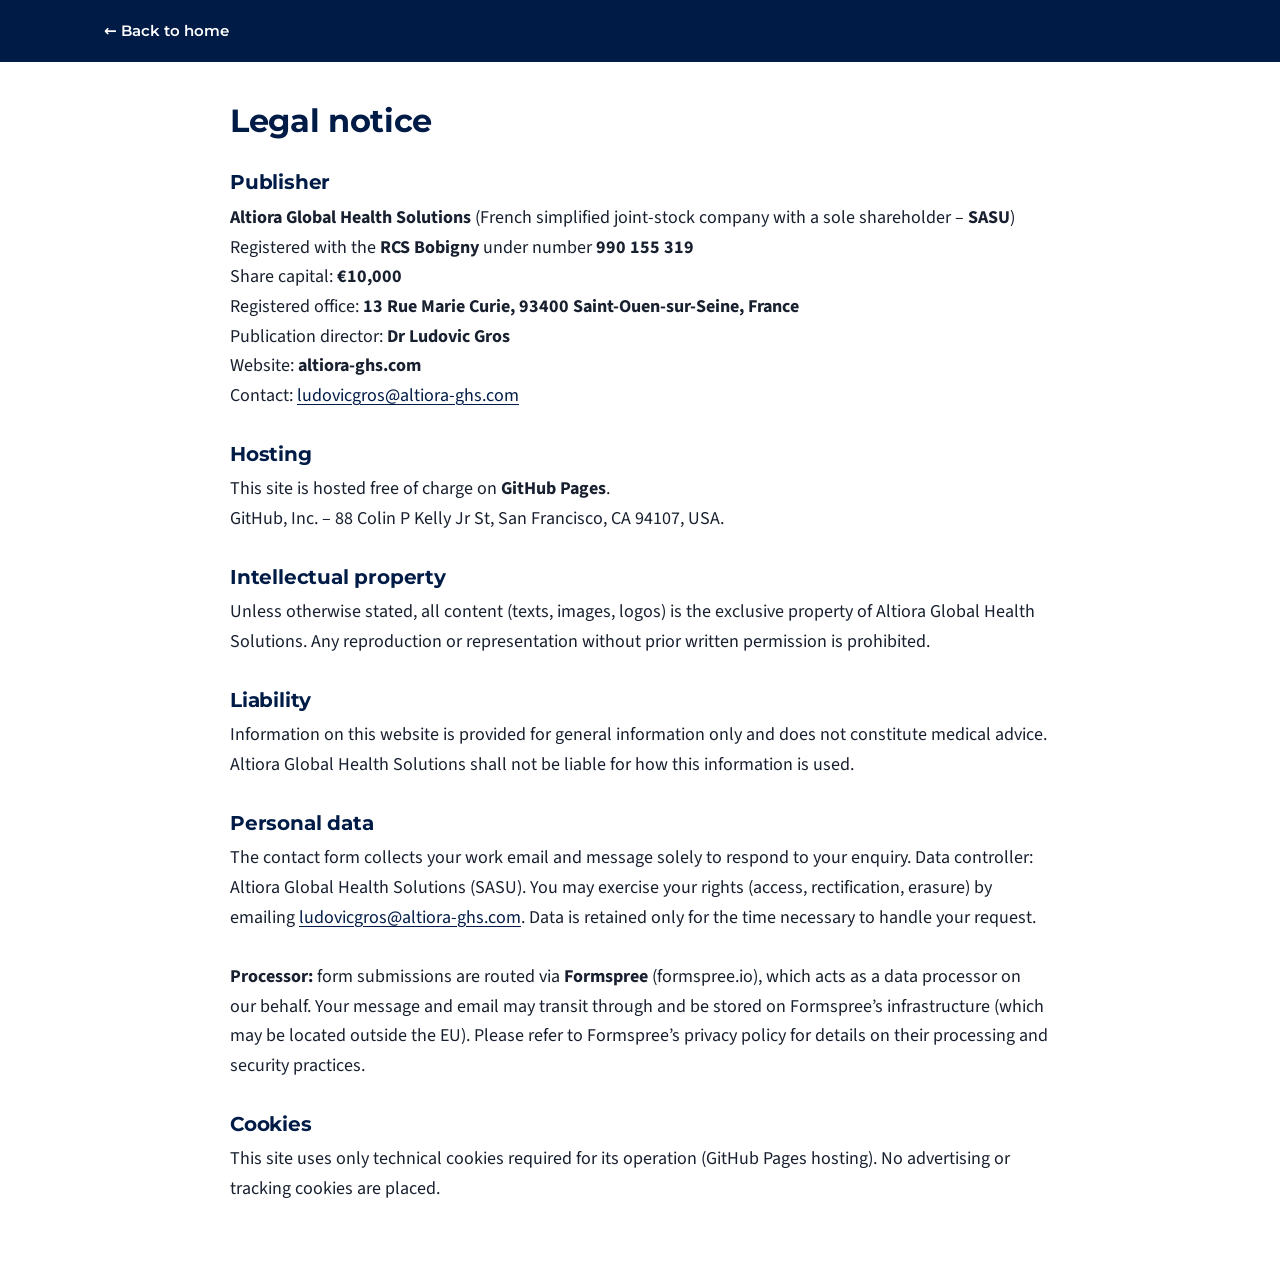
<file: legal-notice.html>
<!DOCTYPE html>
<html lang="en">
<head>
  <meta charset="utf-8">
  <title>Legal notice – Altiora GHS</title>
  <meta name="viewport" content="width=device-width, initial-scale=1">
  <!-- hreflang -->
  <link rel="alternate" hreflang="en" href="/legal-notice.html">
  <link rel="alternate" hreflang="fr" href="/mentions-legales.html">
  <!-- style -->
  <link rel="icon" href="/favicon.png" type="image/png">
  <link rel="stylesheet" href="/assets/style.css">
</head>
<body>
<div class="page-top"><div class="container"><a href="/">&larr; Back to home</a></div></div>
<div class="container">
<div class="content">

<h1>Legal notice</h1>

<h2>Publisher</h2>
<p>
  <strong>Altiora Global Health Solutions</strong> (French simplified joint-stock company with a sole shareholder – <strong>SASU</strong>)<br>
  Registered with the <strong>RCS Bobigny</strong> under number <strong>990&nbsp;155&nbsp;319</strong><br>
  Share capital: <strong>€10,000</strong><br>
  Registered office: <strong>13 Rue Marie Curie, 93400 Saint-Ouen-sur-Seine, France</strong><br>
  Publication director: <strong>Dr Ludovic Gros</strong><br>
  Website: <strong>altiora-ghs.com</strong><br>
  Contact: <a href="mailto:ludovicgros@altiora-ghs.com">ludovicgros@altiora-ghs.com</a>
</p>

<h2>Hosting</h2>
<p>
  This site is hosted free of charge on <strong>GitHub Pages</strong>.<br>
  GitHub, Inc. – 88 Colin P Kelly Jr St, San Francisco, CA 94107, USA.
</p>

<h2>Intellectual property</h2>
<p>
  Unless otherwise stated, all content (texts, images, logos) is the exclusive property of Altiora Global Health Solutions.
  Any reproduction or representation without prior written permission is prohibited.
</p>

<h2>Liability</h2>
<p>
  Information on this website is provided for general information only and does not constitute medical advice.
  Altiora Global Health Solutions shall not be liable for how this information is used.
</p>

<h2>Personal data</h2>
<p>
  The contact form collects your work email and message solely to respond to your enquiry.
  Data controller: Altiora Global Health Solutions (SASU). You may exercise your rights (access, rectification, erasure) by emailing
  <a href="mailto:ludovicgros@altiora-ghs.com">ludovicgros@altiora-ghs.com</a>. Data is retained only for the time necessary to handle your request.<br><br>
  <strong>Processor:</strong> form submissions are routed via <strong>Formspree</strong> (formspree.io), which acts as a data processor on our behalf.
  Your message and email may transit through and be stored on Formspree’s infrastructure (which may be located outside the EU).
  Please refer to Formspree’s privacy policy for details on their processing and security practices.
</p>

<h2>Cookies</h2>
<p>
  This site uses only technical cookies required for its operation (GitHub Pages hosting). No advertising or tracking cookies are placed.
</p>

</div>
</div>
</body>
</html>
</file>
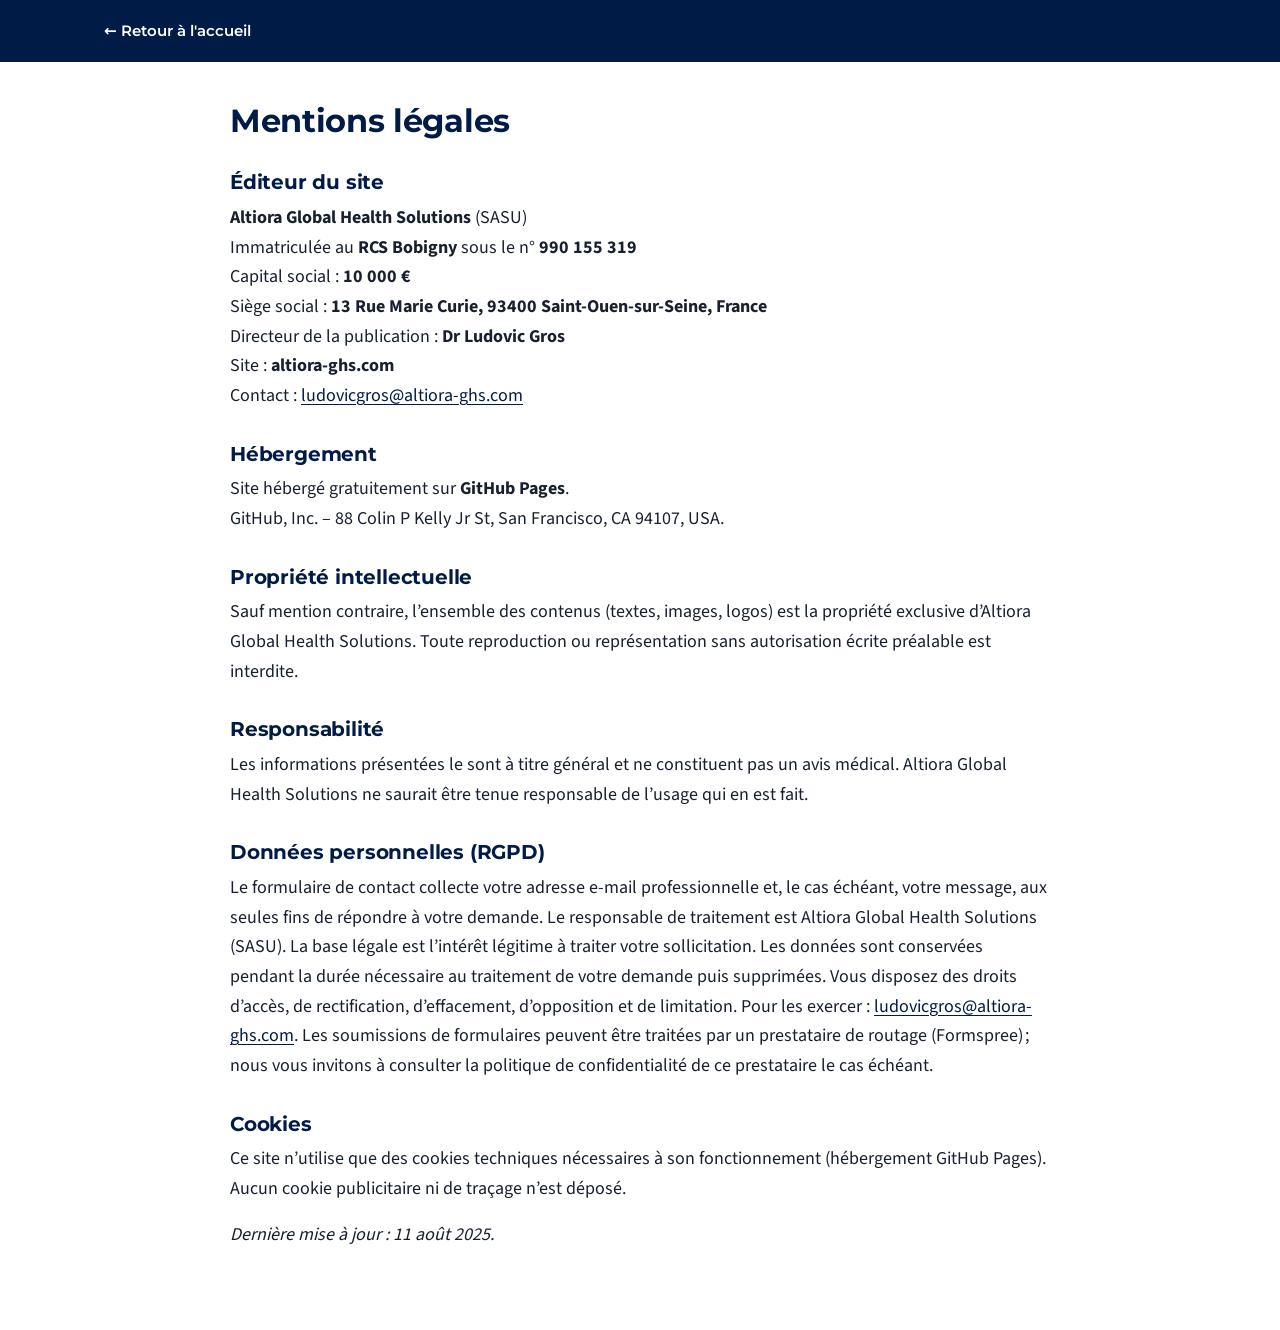
<file: mentions-legales.html>
<!DOCTYPE html>
<html lang="fr">
<head>
  <meta charset="utf-8">
  <title>Mentions légales – Altiora GHS</title>
  <meta name="viewport" content="width=device-width, initial-scale=1">
  <!-- hreflang -->
  <link rel="alternate" hreflang="fr" href="/mentions-legales.html">
  <link rel="alternate" hreflang="en" href="/legal-notice.html">
  <!-- style -->
  <link rel="icon" href="/favicon.png" type="image/png">
  <link rel="stylesheet" href="/assets/style.css">
</head>
<body>
<div class="page-top"><div class="container"><a href="/fr/">&larr; Retour à l'accueil</a></div></div>
<div class="container">
<div class="content">

<h1>Mentions légales</h1>

<h2>Éditeur du site</h2>
<p>
  <strong>Altiora Global Health Solutions</strong> (SASU)<br>
  Immatriculée au <strong>RCS Bobigny</strong> sous le n° <strong>990&nbsp;155&nbsp;319</strong><br>
  Capital social&nbsp;: <strong>10&nbsp;000&nbsp;€</strong><br>
  Siège social&nbsp;: <strong>13&nbsp;Rue Marie Curie, 93400 Saint-Ouen-sur-Seine, France</strong><br>
  Directeur de la publication&nbsp;: <strong>Dr Ludovic Gros</strong><br>
  Site&nbsp;: <strong>altiora-ghs.com</strong><br>
  Contact&nbsp;: <a href="mailto:ludovicgros@altiora-ghs.com">ludovicgros@altiora-ghs.com</a>
</p>

<h2>Hébergement</h2>
<p>
  Site hébergé gratuitement sur <strong>GitHub Pages</strong>.<br>
  GitHub, Inc. – 88 Colin P Kelly Jr St, San Francisco, CA 94107, USA.
</p>

<h2>Propriété intellectuelle</h2>
<p>
  Sauf mention contraire, l’ensemble des contenus (textes, images, logos) est la propriété exclusive
  d’Altiora Global Health Solutions. Toute reproduction ou représentation sans autorisation écrite
  préalable est interdite.
</p>

<h2>Responsabilité</h2>
<p>
  Les informations présentées le sont à titre général et ne constituent pas un avis médical.
  Altiora Global Health Solutions ne saurait être tenue responsable de l’usage qui en est fait.
</p>

<h2>Données personnelles (RGPD)</h2>
<p>
  Le formulaire de contact collecte votre adresse e-mail professionnelle et, le cas échéant, votre
  message, aux seules fins de répondre à votre demande. Le responsable de traitement est Altiora
  Global Health Solutions (SASU). La base légale est l’intérêt légitime à traiter votre sollicitation.
  Les données sont conservées pendant la durée nécessaire au traitement de votre demande puis supprimées.
  Vous disposez des droits d’accès, de rectification, d’effacement, d’opposition et de limitation.
  Pour les exercer&nbsp;: <a href="mailto:ludovicgros@altiora-ghs.com">ludovicgros@altiora-ghs.com</a>.
  Les soumissions de formulaires peuvent être traitées par un prestataire de routage (Formspree) ; nous
  vous invitons à consulter la politique de confidentialité de ce prestataire le cas échéant.
</p>

<h2>Cookies</h2>
<p>
  Ce site n’utilise que des cookies techniques nécessaires à son fonctionnement (hébergement GitHub Pages).
  Aucun cookie publicitaire ni de traçage n’est déposé.
</p>

<p><em>Dernière mise à jour&nbsp;: 11&nbsp;août&nbsp;2025.</em></p>

</div>
</div>
</body>
</html>
</file>
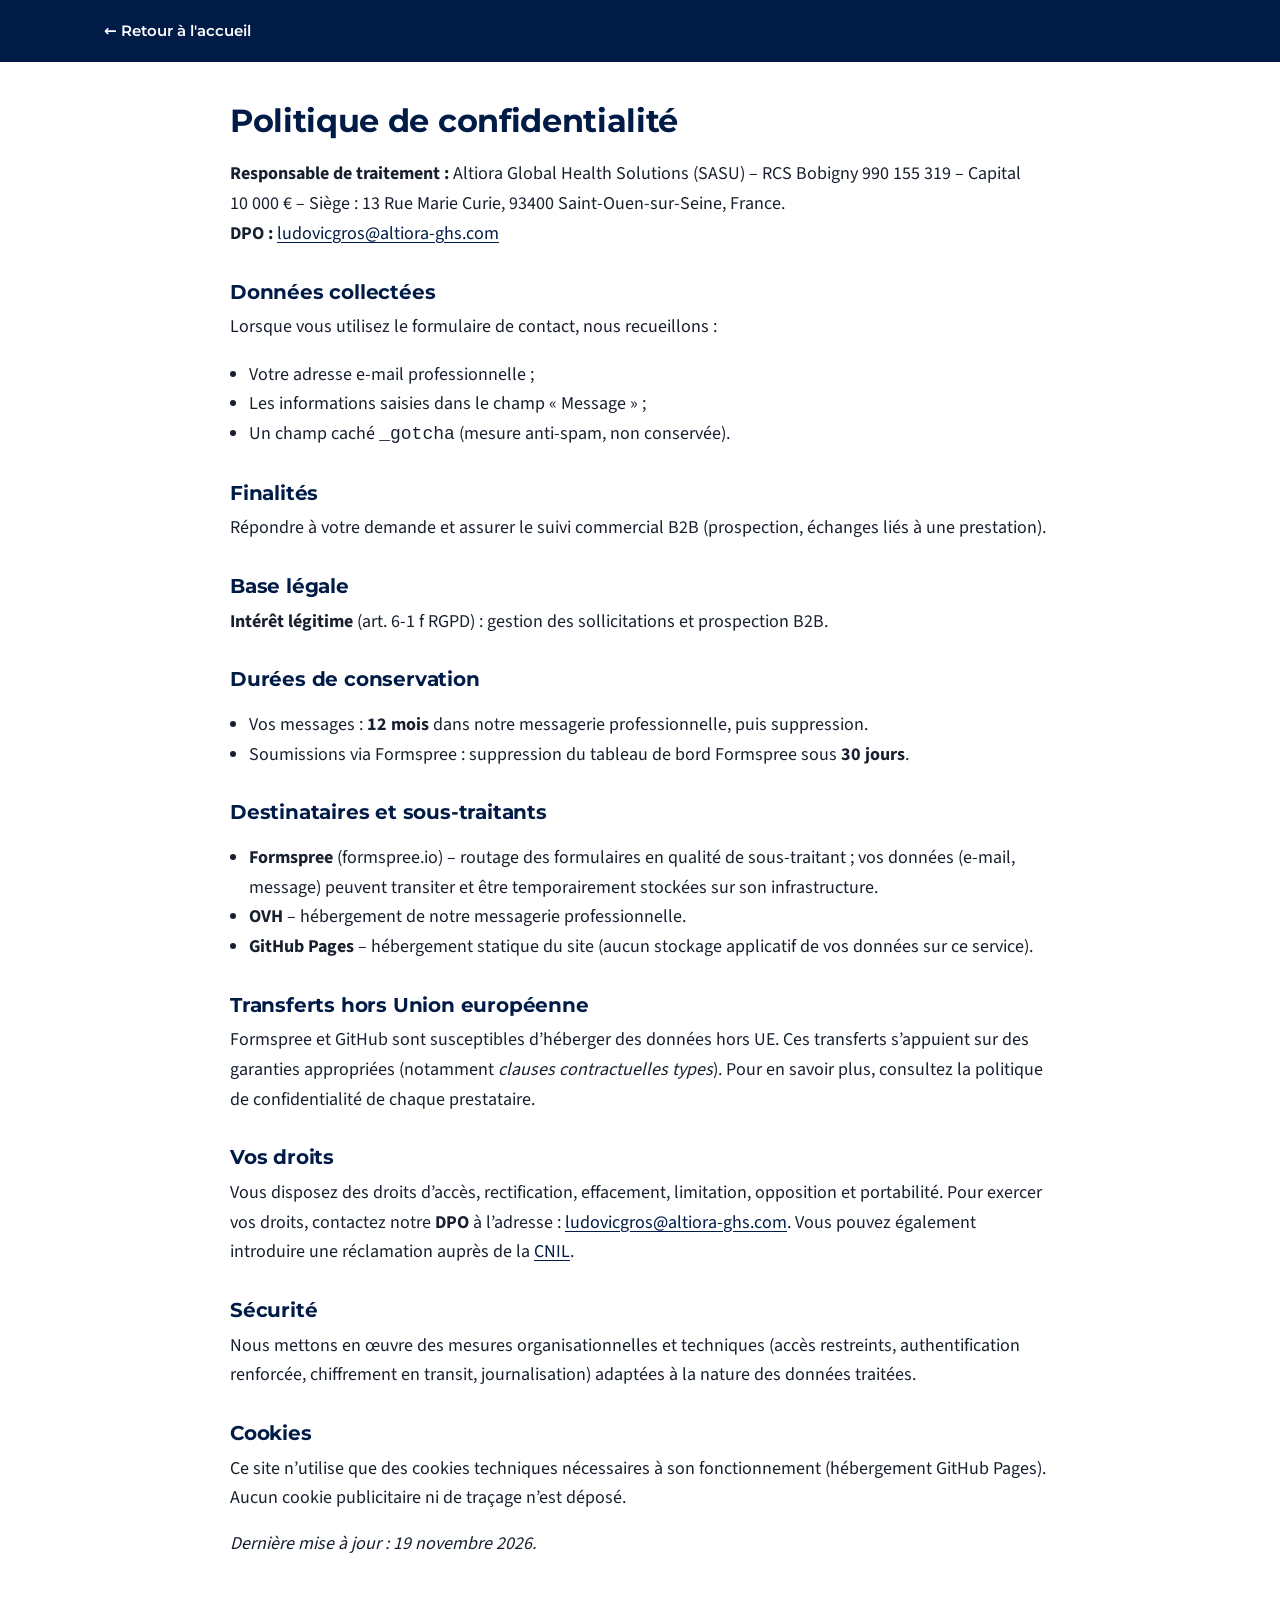
<file: privacy-policy-fr.html>
<!DOCTYPE html>
<html lang="fr">
<head>
  <meta charset="utf-8">
  <title>Politique de confidentialité – Altiora GHS</title>
  <meta name="viewport" content="width=device-width, initial-scale=1">
  <!-- hreflang -->
  <link rel="alternate" hreflang="fr" href="/privacy-policy-fr.html">
  <link rel="alternate" hreflang="en" href="/privacy-policy.html">
  <!-- style -->
  <link rel="icon" href="/favicon.png" type="image/png">
  <link rel="stylesheet" href="/assets/style.css">
</head>
<body>
<div class="page-top"><div class="container"><a href="/fr/">&larr; Retour à l'accueil</a></div></div>
<div class="container">
<div class="content">

<h1>Politique de confidentialité</h1>

<p><strong>Responsable de traitement :</strong> Altiora Global Health Solutions (SASU) – RCS Bobigny 990&nbsp;155&nbsp;319 – Capital 10&nbsp;000&nbsp;€ – Siège : 13&nbsp;Rue Marie Curie, 93400 Saint-Ouen-sur-Seine, France.<br>
<strong>DPO :</strong> <a href="mailto:ludovicgros@altiora-ghs.com">ludovicgros@altiora-ghs.com</a></p>

<h2>Données collectées</h2>
<p>Lorsque vous utilisez le formulaire de contact, nous recueillons :</p>
<ul>
  <li>Votre adresse e-mail professionnelle ;</li>
  <li>Les informations saisies dans le champ «&nbsp;Message&nbsp;» ;</li>
  <li>Un champ caché <code>_gotcha</code> (mesure anti-spam, non conservée).</li>
</ul>

<h2>Finalités</h2>
<p>Répondre à votre demande et assurer le suivi commercial B2B (prospection, échanges liés à une prestation).</p>

<h2>Base légale</h2>
<p><strong>Intérêt légitime</strong> (art. 6-1 f RGPD) : gestion des sollicitations et prospection B2B.</p>

<h2>Durées de conservation</h2>
<ul>
  <li>Vos messages : <strong>12 mois</strong> dans notre messagerie professionnelle, puis suppression.</li>
  <li>Soumissions via Formspree : suppression du tableau de bord Formspree sous <strong>30 jours</strong>.</li>
</ul>

<h2>Destinataires et sous-traitants</h2>
<ul>
  <li><strong>Formspree</strong> (formspree.io) – routage des formulaires en qualité de sous-traitant ; vos données (e-mail, message) peuvent transiter et être temporairement stockées sur son infrastructure.</li>
  <li><strong>OVH</strong> – hébergement de notre messagerie professionnelle.</li>
  <li><strong>GitHub Pages</strong> – hébergement statique du site (aucun stockage applicatif de vos données sur ce service).</li>
</ul>

<h2>Transferts hors Union européenne</h2>
<p>Formspree et GitHub sont susceptibles d’héberger des données hors UE. Ces transferts s’appuient sur des garanties appropriées (notamment <em>clauses contractuelles types</em>). Pour en savoir plus, consultez la politique de confidentialité de chaque prestataire.</p>

<h2>Vos droits</h2>
<p>Vous disposez des droits d’accès, rectification, effacement, limitation, opposition et portabilité. Pour exercer vos droits, contactez notre <strong>DPO</strong> à l’adresse&nbsp;:
<a href="mailto:ludovicgros@altiora-ghs.com">ludovicgros@altiora-ghs.com</a>. Vous pouvez également introduire une réclamation auprès de la <a href="https://www.cnil.fr/">CNIL</a>.</p>

<h2>Sécurité</h2>
<p>Nous mettons en œuvre des mesures organisationnelles et techniques (accès restreints, authentification renforcée, chiffrement en transit, journalisation) adaptées à la nature des données traitées.</p>

<h2>Cookies</h2>
<p>Ce site n’utilise que des cookies techniques nécessaires à son fonctionnement (hébergement GitHub Pages). Aucun cookie publicitaire ni de traçage n’est déposé.</p>

<p><em>Dernière mise à jour : 19&nbsp;novembre&nbsp;2026.</em></p>

</div>
</div>
</body>
</html>
</file>
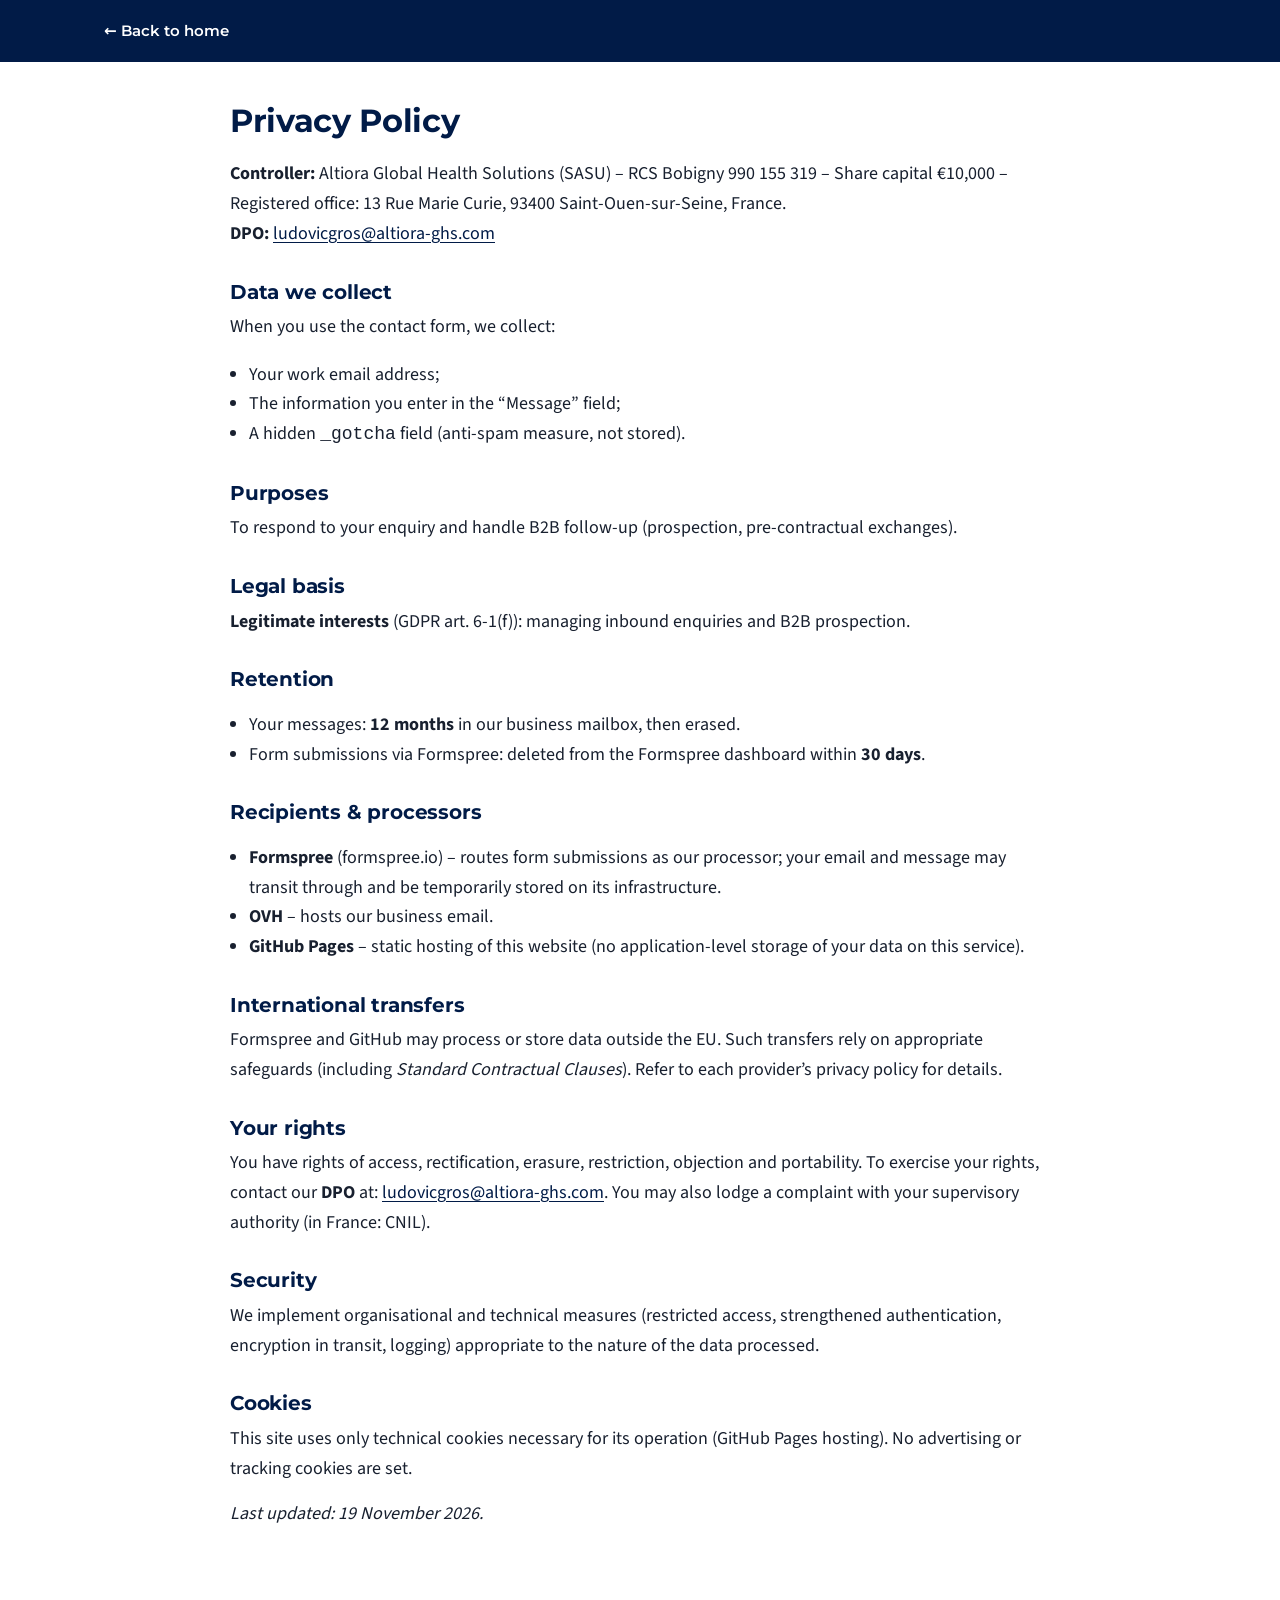
<file: privacy-policy.html>
<!DOCTYPE html>
<html lang="en">
<head>
  <meta charset="utf-8">
  <title>Privacy Policy – Altiora GHS</title>
  <meta name="viewport" content="width=device-width, initial-scale=1">
  <!-- hreflang -->
  <link rel="alternate" hreflang="en" href="/privacy-policy.html">
  <link rel="alternate" hreflang="fr" href="/privacy-policy-fr.html">
  <!-- style -->
  <link rel="icon" href="/favicon.png" type="image/png">
  <link rel="stylesheet" href="/assets/style.css">
</head>
<body>
<div class="page-top"><div class="container"><a href="/">&larr; Back to home</a></div></div>
<div class="container">
<div class="content">

<h1>Privacy Policy</h1>

<p><strong>Controller:</strong> Altiora Global Health Solutions (SASU) – RCS Bobigny 990&nbsp;155&nbsp;319 – Share capital €10,000 – Registered office: 13&nbsp;Rue Marie Curie, 93400 Saint-Ouen-sur-Seine, France.<br>
<strong>DPO:</strong> <a href="mailto:ludovicgros@altiora-ghs.com">ludovicgros@altiora-ghs.com</a></p>

<h2>Data we collect</h2>
<p>When you use the contact form, we collect:</p>
<ul>
  <li>Your work email address;</li>
  <li>The information you enter in the “Message” field;</li>
  <li>A hidden <code>_gotcha</code> field (anti-spam measure, not stored).</li>
</ul>

<h2>Purposes</h2>
<p>To respond to your enquiry and handle B2B follow-up (prospection, pre-contractual exchanges).</p>

<h2>Legal basis</h2>
<p><strong>Legitimate interests</strong> (GDPR art. 6-1(f)): managing inbound enquiries and B2B prospection.</p>

<h2>Retention</h2>
<ul>
  <li>Your messages: <strong>12 months</strong> in our business mailbox, then erased.</li>
  <li>Form submissions via Formspree: deleted from the Formspree dashboard within <strong>30 days</strong>.</li>
</ul>

<h2>Recipients & processors</h2>
<ul>
  <li><strong>Formspree</strong> (formspree.io) – routes form submissions as our processor; your email and message may transit through and be temporarily stored on its infrastructure.</li>
  <li><strong>OVH</strong> – hosts our business email.</li>
  <li><strong>GitHub Pages</strong> – static hosting of this website (no application-level storage of your data on this service).</li>
</ul>

<h2>International transfers</h2>
<p>Formspree and GitHub may process or store data outside the EU. Such transfers rely on appropriate safeguards (including <em>Standard Contractual Clauses</em>). Refer to each provider’s privacy policy for details.</p>

<h2>Your rights</h2>
<p>You have rights of access, rectification, erasure, restriction, objection and portability. To exercise your rights, contact our <strong>DPO</strong> at:
<a href="mailto:ludovicgros@altiora-ghs.com">ludovicgros@altiora-ghs.com</a>. You may also lodge a complaint with your supervisory authority (in France: CNIL).</p>

<h2>Security</h2>
<p>We implement organisational and technical measures (restricted access, strengthened authentication, encryption in transit, logging) appropriate to the nature of the data processed.</p>

<h2>Cookies</h2>
<p>This site uses only technical cookies necessary for its operation (GitHub Pages hosting). No advertising or tracking cookies are set.</p>

<p><em>Last updated: 19&nbsp;November&nbsp;2026.</em></p>

</div>
</div>
</body>
</html>
</file>
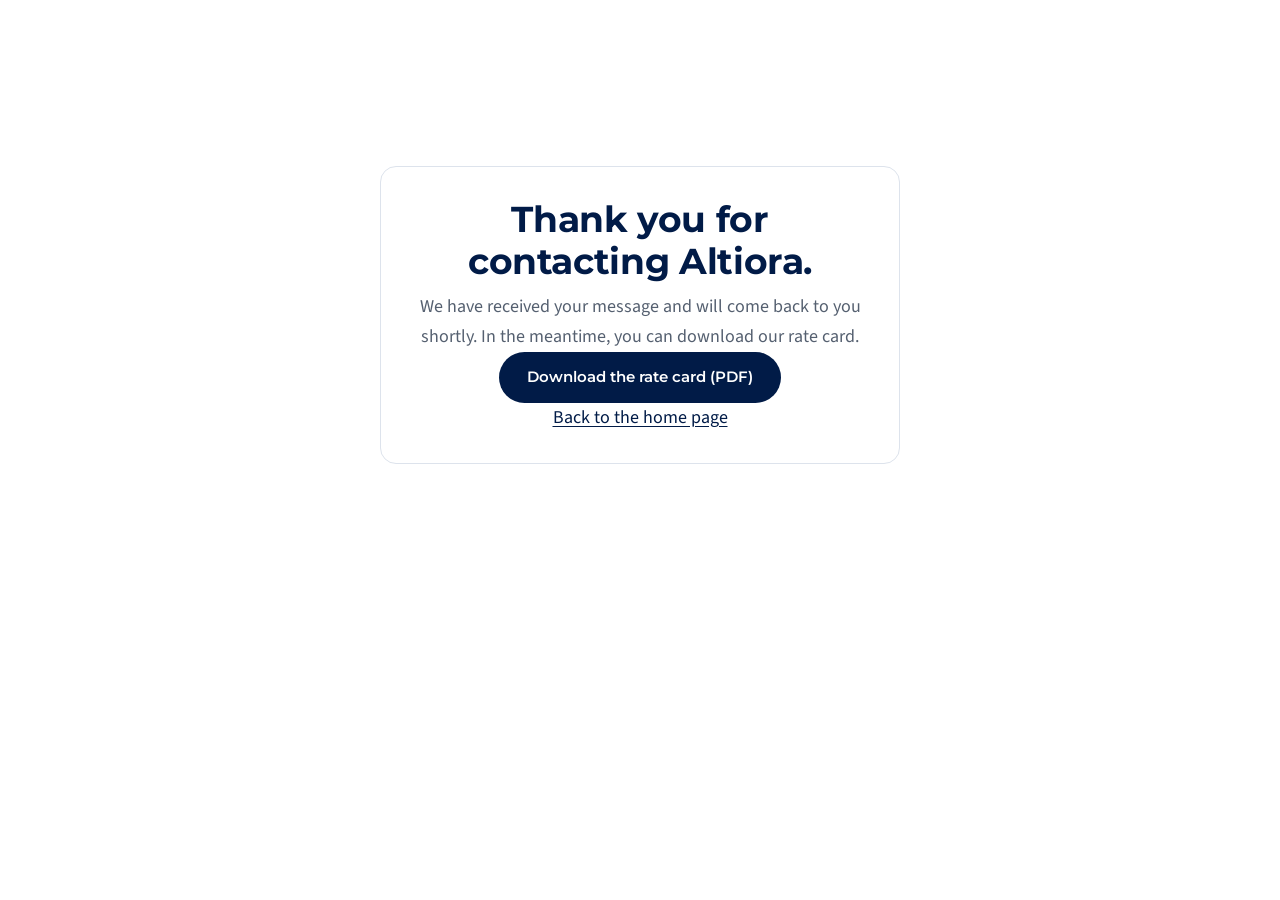
<file: thank-you.html>
<!DOCTYPE html>
<html lang="en">
<head>
<meta charset="utf-8">
<meta name="viewport" content="width=device-width, initial-scale=1">
<meta name="robots" content="noindex">
<title>Thank you | Altiora Global Health Solutions</title>
<link rel="icon" href="/favicon.png" type="image/png">
<link rel="stylesheet" href="/assets/style.css">
</head>
<body>
<main class="thanks">
  <div class="card">
    <h1>Thank you for contacting Altiora.</h1>
    <p>We have received your message and will come back to you shortly. In the meantime, you can download our rate card.</p>
    <p><a class="btn dark" href="/Altiora_Rate_Card.pdf" download>Download the rate card (PDF)</a></p>
    <p><a href="/">Back to the home page</a></p>
  </div>
</main>
</body>
</html>
</file>
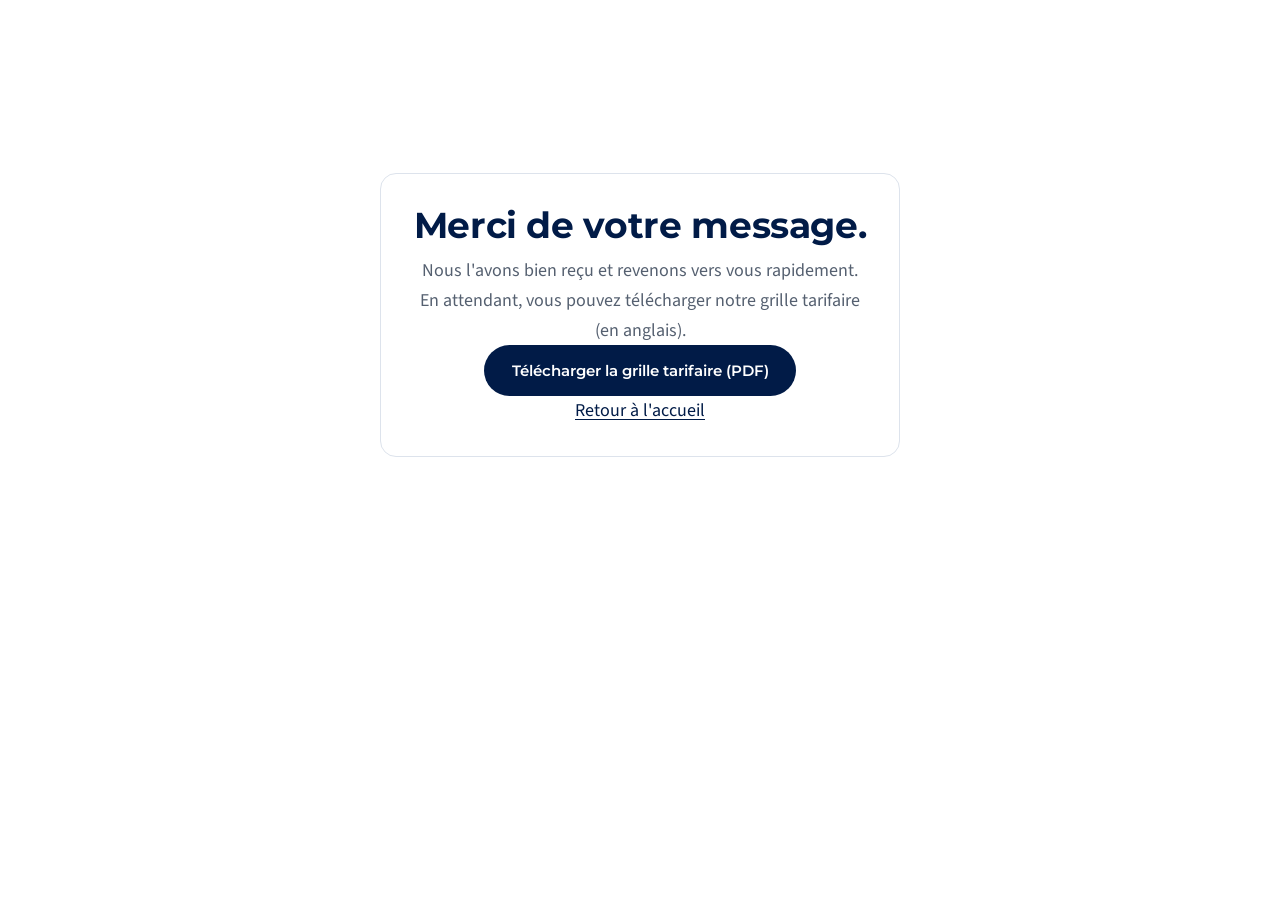
<file: fr/merci.html>
<!DOCTYPE html>
<html lang="fr">
<head>
<meta charset="utf-8">
<meta name="viewport" content="width=device-width, initial-scale=1">
<meta name="robots" content="noindex">
<title>Merci | Altiora Global Health Solutions</title>
<link rel="icon" href="/favicon.png" type="image/png">
<link rel="stylesheet" href="/assets/style.css">
</head>
<body>
<main class="thanks">
  <div class="card">
    <h1>Merci de votre message.</h1>
    <p>Nous l'avons bien reçu et revenons vers vous rapidement. En attendant, vous pouvez télécharger notre grille tarifaire (en anglais).</p>
    <p><a class="btn dark" href="/Altiora_Rate_Card.pdf" download>Télécharger la grille tarifaire (PDF)</a></p>
    <p><a href="/fr/">Retour à l'accueil</a></p>
  </div>
</main>
</body>
</html>
</file>
<file: assets/style.css>
/* Altiora Global Health Solutions - feuille de style unique, sans dépendance externe.
   Polices auto-hébergées (licence SIL OFL, voir assets/fonts). */
@font-face{font-family:"Montserrat";font-weight:600;font-style:normal;font-display:swap;src:url(fonts/montserrat-latin-600-normal.woff2) format("woff2")}
@font-face{font-family:"Montserrat";font-weight:700;font-style:normal;font-display:swap;src:url(fonts/montserrat-latin-700-normal.woff2) format("woff2")}
@font-face{font-family:"Source Sans 3";font-weight:200 900;font-style:normal;font-display:swap;src:url(fonts/source-sans-3-latin-wght-normal.woff2) format("woff2")}

:root{
  --navy:#011B47;
  --navy-2:#0C1F45;
  --navy-3:#0A2A66;
  --accent:#00B7C5;
  --accent-soft:#E3F7F9;
  --accent-dark:#007F8A;
  --text:#18202F;
  --muted:#556070;
  --line:#DDE3EC;
  --bg-soft:#F3F6FB;
  --radius:16px;
  --shadow:0 10px 30px rgba(1,27,71,.10);
  --head:"Montserrat",system-ui,-apple-system,"Segoe UI",Roboto,Arial,sans-serif;
  --body:"Source Sans 3",system-ui,-apple-system,"Segoe UI",Roboto,Arial,sans-serif;
}
*,*::before,*::after{box-sizing:border-box}
html{scroll-behavior:smooth;-webkit-text-size-adjust:100%;scroll-padding-top:5rem}
@media (prefers-reduced-motion:reduce){html{scroll-behavior:auto}*{animation:none!important;transition:none!important}}
body{margin:0;font-family:var(--body);color:var(--text);background:#fff;line-height:1.65;font-size:1.125rem}
img{max-width:100%;height:auto}
a{color:var(--navy);text-underline-offset:3px}
a:hover{color:var(--accent-dark)}
:focus-visible{outline:3px solid var(--accent);outline-offset:3px;border-radius:4px}
h1,h2,h3{font-family:var(--head);color:var(--navy);line-height:1.18;margin:0 0 .6rem;letter-spacing:-.01em}
h2{font-size:clamp(1.7rem,3.4vw,2.35rem);font-weight:700}
h3{font-size:1.1rem;font-weight:600}
p{margin:0 0 1rem}
.container{width:100%;max-width:1120px;margin:0 auto;padding:0 1.5rem}
.section{padding:5.5rem 0}
.section.soft{background:var(--bg-soft)}
.eyebrow{display:inline-block;font-family:var(--head);font-weight:600;font-size:.78rem;letter-spacing:.14em;text-transform:uppercase;color:var(--accent-dark);margin-bottom:.8rem}
.section-head{text-align:center;max-width:42rem;margin:0 auto 3rem}
.section-head p{color:var(--muted);margin:0}
.skip{position:absolute;left:-999px;top:0;background:#fff;color:var(--navy);padding:.5rem 1rem;z-index:50}
.skip:focus{left:.5rem;top:.5rem}

/* En-tête fixe */
.topbar{position:sticky;top:0;z-index:30;background:rgba(1,27,71,.92);backdrop-filter:blur(10px);-webkit-backdrop-filter:blur(10px);border-bottom:1px solid rgba(255,255,255,.08)}
.topbar .container{display:flex;align-items:center;justify-content:space-between;gap:1rem;min-height:4.25rem}
.topbar .brand img{display:block;height:44px;width:auto}
.nav{display:flex;align-items:center;gap:1.75rem;font-size:1rem}
.nav a{color:#fff;text-decoration:none;opacity:.88;font-weight:500}
.nav a:hover{opacity:1;color:#fff;text-decoration:underline}
.nav .btn{opacity:1;padding:.55rem 1.1rem}
@media (max-width:760px){.nav a:not(.btn){display:none}}

/* Boutons */
.btn{display:inline-flex;align-items:center;justify-content:center;gap:.55rem;padding:.9rem 1.6rem;border-radius:999px;font-family:var(--head);font-weight:600;font-size:.95rem;text-decoration:none;border:2px solid transparent;cursor:pointer;line-height:1.2;transition:transform .15s ease,background-color .15s ease,box-shadow .15s ease}
.btn:hover{transform:translateY(-2px)}
.btn.primary{background:var(--accent);color:var(--navy);box-shadow:0 6px 18px rgba(0,183,197,.35)}
.btn.primary:hover{background:#2AD0DD;color:var(--navy)}
.btn.ghost{border-color:rgba(255,255,255,.55);color:#fff;background:transparent}
.btn.ghost:hover{background:#fff;color:var(--navy)}
.btn.dark{background:var(--navy);color:#fff}
.btn.dark:hover{background:var(--navy-3);color:#fff}
.btn.block{width:100%}

/* Icônes */
.icon{width:1.25rem;height:1.25rem;flex:none}
.icon-chip{display:inline-flex;align-items:center;justify-content:center;width:3.25rem;height:3.25rem;border-radius:14px;background:var(--accent-soft);color:var(--accent-dark);margin-bottom:1.1rem}
.icon-chip .icon{width:1.65rem;height:1.65rem}

/* Hero */
.hero{position:relative;overflow:hidden;color:#fff;background:
  radial-gradient(900px 500px at 85% 10%,rgba(0,183,197,.28),transparent 60%),
  radial-gradient(700px 500px at 0% 100%,rgba(30,90,200,.35),transparent 60%),
  linear-gradient(160deg,#011B47 0%,#04265E 100%)}
.hero .container{display:grid;grid-template-columns:1.25fr .75fr;gap:2rem;align-items:center;padding-top:5rem;padding-bottom:9rem}
.hero h1{color:#fff;font-size:clamp(2.3rem,5.4vw,4rem);font-weight:700;letter-spacing:-.02em;margin-bottom:1.1rem}
.hero h1 span{color:var(--accent)}
.hero .sub{font-family:var(--head);font-weight:600;letter-spacing:.04em;font-size:clamp(.95rem,1.6vw,1.1rem);color:#BFE9EE;margin-bottom:1rem}
.hero .lead{max-width:36rem;color:#D3DCEC;font-size:1.25rem;margin-bottom:2.2rem}
.cta{display:flex;gap:1rem;flex-wrap:wrap}
.emblem{display:flex;justify-content:center;align-items:center}
.emblem img{width:min(330px,100%);filter:drop-shadow(0 20px 40px rgba(0,0,0,.35));animation:float 7s ease-in-out infinite}
@keyframes float{0%,100%{transform:translateY(0)}50%{transform:translateY(-12px)}}
@media (max-width:860px){.hero .container{grid-template-columns:1fr;padding-top:3.5rem;padding-bottom:8rem}.emblem{display:none}}

/* Chiffres clés qui chevauchent le hero */
.facts{margin-top:-5rem;position:relative;z-index:2}
.facts ul{list-style:none;margin:0;padding:0;display:grid;grid-template-columns:repeat(auto-fit,minmax(220px,1fr));gap:1.25rem}
.facts li{background:#fff;border-radius:var(--radius);box-shadow:var(--shadow);padding:1.5rem 1.5rem 1.35rem;border-top:4px solid var(--accent)}
.facts strong{display:block;font-family:var(--head);font-size:2.3rem;line-height:1;color:var(--navy);margin-bottom:.45rem}
.facts span{display:block;color:var(--muted);font-size:1rem;line-height:1.4}

/* Cartes de services */
.cards{display:flex;flex-wrap:wrap;gap:1.5rem;justify-content:center}
.card{background:#fff;border:1px solid var(--line);border-radius:var(--radius);padding:1.9rem;flex:1 1 320px;max-width:360px;transition:transform .2s ease,box-shadow .2s ease,border-color .2s ease}
.card:hover{transform:translateY(-5px);box-shadow:var(--shadow);border-color:transparent}
.card h3{margin-bottom:.5rem}
.card p{margin:0;color:var(--muted)}
.cards.three .card{max-width:none}

/* À propos */
.about{display:grid;grid-template-columns:.9fr 1.1fr;gap:4rem;align-items:start}
.about h2{margin-bottom:1rem}
.about .lead{color:var(--muted);font-size:1.2rem}
.chips{list-style:none;padding:0;margin:1.5rem 0 0;display:flex;flex-wrap:wrap;gap:.5rem}
.chips li{background:#fff;border:1px solid var(--line);border-radius:999px;padding:.35rem .9rem;font-size:.95rem;color:var(--navy);font-weight:600}
.timeline{list-style:none;margin:0;padding:0 0 0 1.6rem;border-left:2px solid var(--line)}
.timeline li{position:relative;padding:0 0 1.9rem 1.2rem}
.timeline li:last-child{padding-bottom:0}
.timeline li::before{content:"";position:absolute;left:-2.12rem;top:.35rem;width:.85rem;height:.85rem;border-radius:50%;background:var(--accent);box-shadow:0 0 0 5px var(--accent-soft)}
.timeline time{display:block;font-family:var(--head);font-weight:600;font-size:.85rem;color:var(--accent-dark);letter-spacing:.06em;margin-bottom:.15rem}
.timeline strong{display:block;color:var(--navy);font-size:1.1rem;line-height:1.35}
.timeline span{display:block;color:var(--muted);font-size:1rem}
@media (max-width:860px){.about{grid-template-columns:1fr;gap:2.5rem}}

/* Tarifs */
.table-card{background:#fff;border:1px solid var(--line);border-radius:var(--radius);box-shadow:var(--shadow);overflow:hidden}
.table-wrap{overflow-x:auto}
table{width:100%;border-collapse:collapse}
th,td{padding:1.05rem 1.4rem;text-align:left;border-bottom:1px solid var(--line);vertical-align:top}
tbody tr:last-child td{border-bottom:0}
thead th{background:var(--navy);color:#fff;font-family:var(--head);font-weight:600;font-size:.85rem;letter-spacing:.06em;text-transform:uppercase}
tbody tr:hover{background:#F8FAFD}
td strong{color:var(--navy);font-weight:600}
td small{display:block;color:var(--muted);font-size:.95rem}
td.price,th.price{text-align:right;white-space:nowrap}
td.price{font-family:var(--head);font-weight:600;color:var(--navy)}
.table-note{padding:.9rem 1.4rem;background:var(--bg-soft);color:var(--muted);font-size:.95rem;margin:0}
.notes{color:var(--muted);font-size:1rem;padding-left:1.1rem;margin:1.75rem auto 2rem;max-width:46rem}
.notes li{margin-bottom:.3rem}
.center{text-align:center}

/* Contact */
.contact{background:linear-gradient(160deg,#011B47 0%,#04265E 100%);color:#fff}
.contact-grid{display:grid;grid-template-columns:1fr 1fr;gap:4rem;align-items:center}
.contact h2{color:#fff}
.contact .lead{color:#D3DCEC;font-size:1.2rem}
.contact a.mail{display:inline-flex;align-items:center;gap:.6rem;color:#fff;font-weight:600;text-decoration:none;border-bottom:2px solid var(--accent);padding-bottom:2px}
.contact a.mail:hover{color:var(--accent)}
.form{background:#fff;color:var(--text);border-radius:var(--radius);padding:2rem;box-shadow:0 20px 50px rgba(0,0,0,.3)}
.field{margin-bottom:1.1rem}
label{display:block;font-weight:600;margin-bottom:.35rem;color:var(--navy)}
input[type=email],textarea{width:100%;padding:.8rem .95rem;border:1.5px solid #9AA6BA;border-radius:12px;font:inherit;color:var(--text);background:#fff}
input[type=email]:focus,textarea:focus{border-color:var(--accent);outline:3px solid rgba(0,183,197,.3);outline-offset:0}
textarea{min-height:120px;resize:vertical}
.hp{position:absolute;left:-9999px;width:1px;height:1px;overflow:hidden}
.consent{font-size:.9rem;color:var(--muted);margin:.25rem 0 1.2rem}
@media (max-width:860px){.contact-grid{grid-template-columns:1fr;gap:2.5rem}}

/* Divers */
.disclaimer{font-size:.9rem;color:var(--muted);max-width:60rem;margin:0 auto}
.footer{background:#010F2B;padding:2.5rem 0;text-align:center;font-size:.95rem;color:#B6C2D8}
.footer a{color:#fff}
.footer a:hover{color:var(--accent)}
.footer p{margin:0 0 .8rem}
.footer small{font-size:.85rem;display:block;line-height:1.5}

/* Pages légales / remerciements */
.page-top{background:var(--navy);padding:1rem 0}
.page-top a{color:#fff;text-decoration:none;font-weight:600;font-family:var(--head);font-size:.95rem}
.page-top a:hover{text-decoration:underline;color:#fff}
.content{padding:2.5rem 0 4rem;max-width:820px;margin:0 auto}
.content h1{font-size:2rem;margin-bottom:1.25rem}
.content h2{text-align:left;font-size:1.25rem;margin:2rem 0 .5rem}
.content ul{padding-left:1.2rem}
.thanks{min-height:70vh;display:flex;align-items:center;justify-content:center;text-align:center;padding:2rem 1.25rem}
.thanks .card{max-width:520px;flex:none}
.thanks .card:hover{transform:none;box-shadow:none}

/* Sélecteur de langue et note de bas de section */
.nav a.lang{border:1px solid rgba(255,255,255,.4);border-radius:999px;padding:.2rem .75rem;font-family:var(--head);font-size:.8rem;letter-spacing:.06em;opacity:1}
.nav a.lang:hover{background:#fff;color:var(--navy);text-decoration:none}
@media (max-width:760px){.nav a.lang{display:inline-flex}}
.about .note{margin:1.5rem 0 0;padding-top:1.1rem;border-top:1px solid var(--line);color:var(--muted);font-size:1rem}
</file>
